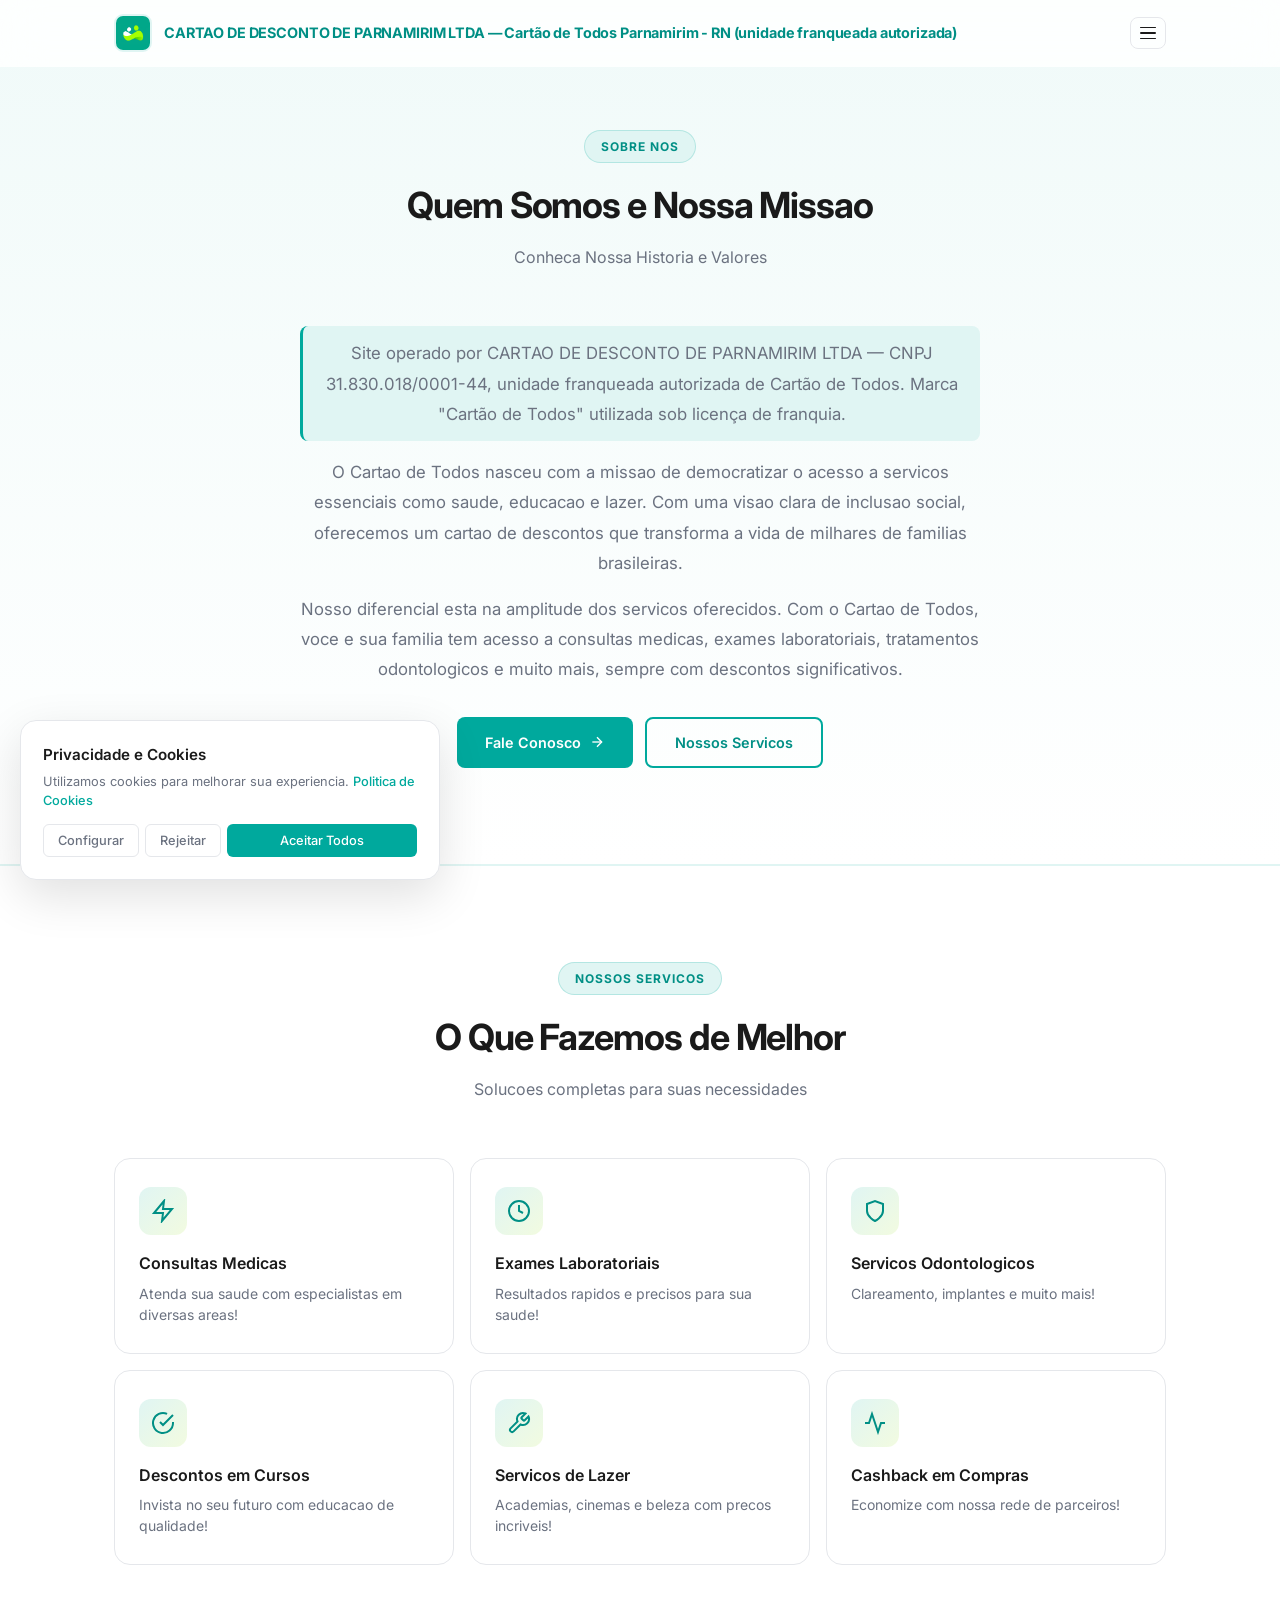
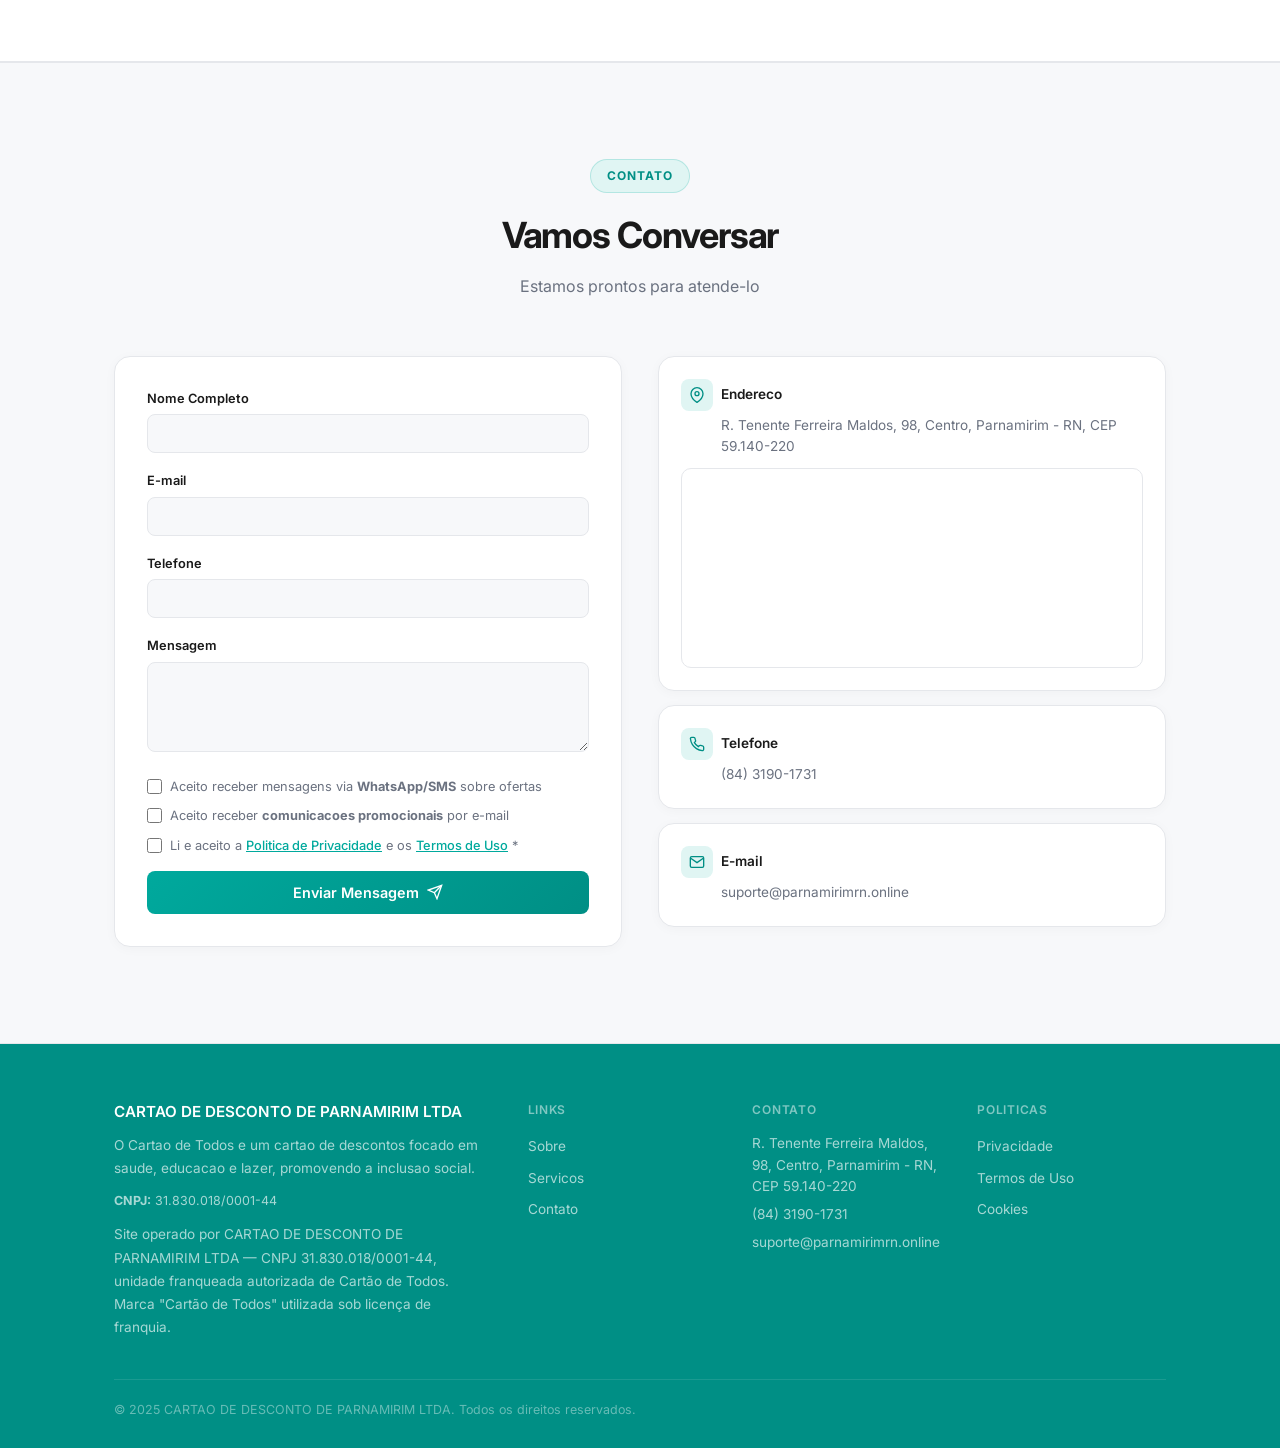
<file: index.html>
<!DOCTYPE html>
<html lang="pt-BR">
<head>
    <meta charset="UTF-8">
    <meta name="viewport" content="width=device-width, initial-scale=1.0">
    <title>CARTAO DE DESCONTO DE PARNAMIRIM LTDA — Cartão de Todos Parnamirim - RN (unidade franqueada autorizada) - Descontos que fazem a diferenca</title>
    <link rel="icon" type="image/jpeg" href="logo.jpeg">
    <link rel="preconnect" href="https://fonts.googleapis.com">
    <link rel="preconnect" href="https://fonts.gstatic.com" crossorigin>
    <link href="https://fonts.googleapis.com/css2?family=Inter:wght@100..900&display=swap" rel="stylesheet">
    <style>
        *, *::before, *::after { box-sizing: border-box; margin: 0; padding: 0; }

        :root {
            --primary: #00A99D;
            --primary-dark: #008F85;
            --primary-light: #e0f5f3;
            --primary-bg: #f0faf9;
            --secondary: #A4D929;
            --secondary-light: #f2fbe0;
            --bg: #ffffff;
            --bg-section: #f7f8fa;
            --bg-card: #ffffff;
            --text: #1a1a1a;
            --text-muted: #6b7280;
            --border: #e5e7eb;
            --border-light: #f0f1f3;
            --radius: 12px;
            --radius-lg: 16px;
            --font: 'Inter', -apple-system, BlinkMacSystemFont, sans-serif;
        }

        html { scroll-behavior: smooth; }
        body {
            font-family: var(--font);
            background: var(--bg);
            color: var(--text);
            line-height: 1.6;
            -webkit-font-smoothing: antialiased;
        }

        .container {
            max-width: 1100px;
            margin: 0 auto;
            padding: 0 24px;
        }

        /* ========== NAVBAR ========== */
        .navbar {
            position: fixed;
            top: 0;
            left: 0;
            right: 0;
            z-index: 1000;
            padding: 14px 0;
            background: rgba(255,255,255,0.85);
            backdrop-filter: blur(20px);
            -webkit-backdrop-filter: blur(20px);
            border-bottom: 1px solid transparent;
            transition: all 0.3s ease;
        }

        .navbar.scrolled {
            border-bottom-color: var(--border);
            box-shadow: 0 1px 12px rgba(0,0,0,0.04);
        }

        .nav-wrapper {
            display: flex;
            align-items: center;
            justify-content: space-between;
        }

        .logo {
            display: flex;
            align-items: center;
            gap: 12px;
            text-decoration: none;
            min-width: 0;
        }

        .logo-img {
            width: 38px;
            height: 38px;
            border-radius: 9px;
            object-fit: cover;
            border: 2px solid var(--primary-light);
        }

        .logo-text {
            font-size: 0.9rem;
            font-weight: 700;
            color: var(--primary-dark);
            letter-spacing: -0.01em;
            line-height: 1.25;
            overflow-wrap: anywhere;
        }

        .nav-toggle { flex-shrink: 0; }

        .nav-toggle {
            display: flex;
            flex-direction: column;
            gap: 4px;
            background: none;
            border: 1px solid var(--border);
            border-radius: 8px;
            padding: 9px;
            cursor: pointer;
            transition: all 0.2s ease;
        }

        .nav-toggle:hover { background: var(--primary-light); border-color: var(--primary); }

        .nav-toggle span {
            width: 16px;
            height: 1.5px;
            background: var(--text);
            border-radius: 2px;
            transition: all 0.3s ease;
        }

        .nav-toggle.active span:nth-child(1) { transform: rotate(45deg) translate(4px, 4px); }
        .nav-toggle.active span:nth-child(2) { opacity: 0; }
        .nav-toggle.active span:nth-child(3) { transform: rotate(-45deg) translate(4px, -4px); }

        /* Drawer */
        .nav-drawer {
            position: fixed;
            top: 0;
            right: -360px;
            width: 320px;
            height: 100vh;
            background: var(--bg);
            border-left: 1px solid var(--border);
            padding: 80px 28px 28px;
            transition: right 0.3s cubic-bezier(0.4, 0, 0.2, 1);
            z-index: 999;
            overflow-y: auto;
            box-shadow: -8px 0 30px rgba(0,0,0,0.08);
        }

        .nav-drawer.open { right: 0; }

        .nav-overlay {
            position: fixed;
            inset: 0;
            background: rgba(0,0,0,0.25);
            z-index: 998;
            opacity: 0;
            pointer-events: none;
            transition: opacity 0.3s ease;
        }

        .nav-overlay.open { opacity: 1; pointer-events: all; }

        .nav-menu { list-style: none; display: flex; flex-direction: column; gap: 2px; }

        .nav-link {
            display: block;
            padding: 10px 14px;
            color: var(--text);
            text-decoration: none;
            font-size: 0.95rem;
            font-weight: 500;
            border-radius: 8px;
            transition: all 0.15s ease;
        }

        .nav-link:hover { background: var(--primary-light); color: var(--primary-dark); }

        .nav-divider {
            border: none;
            border-top: 1px solid var(--border);
            margin: 14px 0;
        }

        .nav-menu-secondary .nav-link {
            font-size: 0.85rem;
            color: var(--text-muted);
            font-weight: 400;
        }

        .nav-menu-secondary .nav-link:hover { color: var(--primary-dark); background: var(--primary-light); }

        /* ========== SECTIONS ========== */
        .section { padding: 96px 0; }

        .section-header {
            text-align: center;
            margin-bottom: 56px;
        }

        .section-badge {
            display: inline-block;
            padding: 6px 16px;
            background: var(--primary-light);
            border: 1px solid rgba(0, 169, 157, 0.2);
            border-radius: 100px;
            font-size: 0.75rem;
            font-weight: 700;
            color: var(--primary-dark);
            text-transform: uppercase;
            letter-spacing: 0.08em;
            margin-bottom: 14px;
        }

        .section-title {
            font-size: clamp(1.6rem, 3vw, 2.25rem);
            font-weight: 700;
            letter-spacing: -0.03em;
            color: var(--text);
            margin-bottom: 10px;
        }

        .section-subtitle {
            font-size: 1rem;
            color: var(--text-muted);
            max-width: 460px;
            margin: 0 auto;
        }

        /* ========== ABOUT — hero-like intro ========== */
        .section-about {
            padding-top: 130px;
            padding-bottom: 96px;
            background: linear-gradient(180deg, var(--primary-bg) 0%, var(--bg) 100%);
            border-bottom: 2px solid var(--primary-light);
        }

        .about-text {
            max-width: 680px;
            margin: 0 auto;
            text-align: center;
        }

        .about-text p {
            font-size: 1.05rem;
            color: var(--text-muted);
            line-height: 1.8;
            margin-bottom: 1rem;
        }

        .about-text p:last-child { margin-bottom: 0; }

        .about-cta {
            display: flex;
            justify-content: center;
            gap: 12px;
            margin-top: 32px;
        }

        .btn-primary {
            display: inline-flex;
            align-items: center;
            gap: 8px;
            padding: 12px 28px;
            background: var(--primary);
            color: #fff;
            font-family: var(--font);
            font-size: 0.9rem;
            font-weight: 600;
            border: none;
            border-radius: 8px;
            cursor: pointer;
            text-decoration: none;
            transition: all 0.2s ease;
        }

        .btn-primary:hover { background: var(--primary-dark); transform: translateY(-1px); box-shadow: 0 4px 16px rgba(0, 169, 157, 0.25); }

        .btn-outline {
            display: inline-flex;
            align-items: center;
            gap: 8px;
            padding: 12px 28px;
            background: transparent;
            color: var(--primary-dark);
            font-family: var(--font);
            font-size: 0.9rem;
            font-weight: 600;
            border: 2px solid var(--primary);
            border-radius: 8px;
            cursor: pointer;
            text-decoration: none;
            transition: all 0.2s ease;
        }

        .btn-outline:hover { background: var(--primary-light); }

        /* ========== SERVICES ========== */
        .section-services {
            background: var(--bg);
            border-bottom: 1px solid var(--border);
        }

        .services-grid {
            display: grid;
            grid-template-columns: repeat(3, 1fr);
            gap: 16px;
        }

        .service-card {
            background: var(--bg-card);
            border: 1px solid var(--border);
            border-radius: var(--radius-lg);
            padding: 28px 24px;
            transition: all 0.25s ease;
            position: relative;
            overflow: hidden;
        }

        .service-card::before {
            content: '';
            position: absolute;
            top: 0;
            left: 0;
            right: 0;
            height: 3px;
            background: linear-gradient(90deg, var(--primary), var(--secondary));
            opacity: 0;
            transition: opacity 0.25s ease;
        }

        .service-card:hover {
            border-color: var(--primary);
            box-shadow: 0 8px 30px rgba(0, 169, 157, 0.1);
            transform: translateY(-3px);
        }

        .service-card:hover::before { opacity: 1; }

        .service-icon {
            display: flex;
            align-items: center;
            justify-content: center;
            width: 48px;
            height: 48px;
            border-radius: 12px;
            background: linear-gradient(135deg, var(--primary-light), var(--secondary-light));
            color: var(--primary-dark);
            margin-bottom: 16px;
        }

        .service-title {
            font-size: 1rem;
            font-weight: 600;
            margin-bottom: 6px;
            color: var(--text);
        }

        .service-description {
            font-size: 0.875rem;
            color: var(--text-muted);
            line-height: 1.5;
        }

        /* ========== CONTACT ========== */
        .section-contact {
            background: var(--bg-section);
            border-top: 1px solid var(--border);
            border-bottom: 1px solid var(--border);
        }

        .contact-grid {
            display: grid;
            grid-template-columns: 1fr 1fr;
            gap: 36px;
            align-items: start;
        }

        .contact-form {
            background: var(--bg-card);
            border: 1px solid var(--border);
            border-radius: var(--radius-lg);
            padding: 32px;
            box-shadow: 0 2px 12px rgba(0,0,0,0.03);
        }

        .form-group { margin-bottom: 18px; }

        .form-group label {
            display: block;
            font-size: 0.8rem;
            font-weight: 600;
            color: var(--text);
            margin-bottom: 5px;
        }

        .form-group input,
        .form-group textarea {
            width: 100%;
            padding: 10px 14px;
            background: var(--bg-section);
            border: 1px solid var(--border);
            border-radius: 8px;
            color: var(--text);
            font-family: var(--font);
            font-size: 0.9rem;
            transition: all 0.2s ease;
            outline: none;
        }

        .form-group input:focus,
        .form-group textarea:focus {
            border-color: var(--primary);
            box-shadow: 0 0 0 3px rgba(0, 169, 157, 0.12);
            background: var(--bg);
        }

        .form-group textarea { resize: vertical; min-height: 90px; }

        .form-consent { margin-bottom: 10px; }

        .checkbox-container {
            display: flex;
            align-items: flex-start;
            gap: 8px;
            cursor: pointer;
            font-size: 0.8rem;
            color: var(--text-muted);
            line-height: 1.5;
        }

        .checkbox-container input[type="checkbox"] {
            width: 15px;
            height: 15px;
            margin-top: 2px;
            accent-color: var(--primary);
            flex-shrink: 0;
        }

        .btn-submit {
            display: inline-flex;
            align-items: center;
            gap: 8px;
            padding: 13px 24px;
            background: linear-gradient(135deg, var(--primary), var(--primary-dark));
            color: #fff;
            font-family: var(--font);
            font-size: 0.9rem;
            font-weight: 600;
            border: none;
            border-radius: 8px;
            cursor: pointer;
            transition: all 0.2s ease;
            width: 100%;
            justify-content: center;
            margin-top: 6px;
        }

        .btn-submit:hover { box-shadow: 0 6px 20px rgba(0, 169, 157, 0.3); transform: translateY(-1px); }

        .contact-info { display: flex; flex-direction: column; gap: 14px; }

        .contact-card {
            background: var(--bg-card);
            border: 1px solid var(--border);
            border-radius: var(--radius-lg);
            padding: 22px;
            box-shadow: 0 2px 12px rgba(0,0,0,0.03);
        }

        .contact-card h3 {
            font-size: 0.85rem;
            font-weight: 600;
            margin-bottom: 4px;
            display: flex;
            align-items: center;
            gap: 8px;
            color: var(--text);
        }

        .contact-icon-wrap {
            display: flex;
            align-items: center;
            justify-content: center;
            width: 32px;
            height: 32px;
            border-radius: 8px;
            background: var(--primary-light);
            color: var(--primary-dark);
            flex-shrink: 0;
        }

        .contact-card p {
            font-size: 0.85rem;
            color: var(--text-muted);
            padding-left: 40px;
        }

        .map-container {
            margin-top: 10px;
            border-radius: 10px;
            overflow: hidden;
            height: 200px;
            border: 1px solid var(--border);
        }

        .map-container iframe { width: 100%; height: 100%; border: 0; display: block; }

        /* ========== FOOTER ========== */
        .footer {
            background: var(--primary-dark);
            color: rgba(255,255,255,0.85);
            padding: 56px 0 28px;
        }

        .footer-grid {
            display: grid;
            grid-template-columns: 2fr 1fr 1fr 1fr;
            gap: 36px;
            margin-bottom: 40px;
        }

        .footer-section h3 {
            font-size: 0.95rem;
            font-weight: 600;
            margin-bottom: 10px;
            color: #fff;
        }

        .footer-section h4 {
            font-size: 0.75rem;
            font-weight: 600;
            text-transform: uppercase;
            letter-spacing: 0.06em;
            color: rgba(255,255,255,0.5);
            margin-bottom: 14px;
        }

        .footer-section p {
            font-size: 0.85rem;
            color: rgba(255,255,255,0.65);
            line-height: 1.7;
        }

        .footer-cnpj { margin-top: 10px; font-size: 0.78rem !important; }

        .footer-links {
            list-style: none;
            display: flex;
            flex-direction: column;
            gap: 6px;
        }

        .footer-links a {
            font-size: 0.85rem;
            color: rgba(255,255,255,0.65);
            text-decoration: none;
            transition: color 0.15s;
        }

        .footer-links a:hover { color: var(--secondary); }

        .footer-contact {
            list-style: none;
            display: flex;
            flex-direction: column;
            gap: 6px;
            font-size: 0.85rem;
            color: rgba(255,255,255,0.65);
        }

        .footer-bottom {
            border-top: 1px solid rgba(255,255,255,0.1);
            padding-top: 20px;
            display: flex;
            justify-content: space-between;
            align-items: center;
        }

        .footer-bottom p { font-size: 0.78rem; color: rgba(255,255,255,0.4); }

        /* ========== COOKIE BANNER ========== */
        .cookie-banner {
            position: fixed;
            bottom: 20px;
            left: 20px;
            max-width: 420px;
            background: var(--bg);
            border: 1px solid var(--border);
            border-radius: var(--radius-lg);
            padding: 22px;
            z-index: 2000;
            box-shadow: 0 16px 48px rgba(0,0,0,0.12);
        }

        .cookie-banner.hidden { display: none; }

        .cookie-text h4 { font-size: 0.95rem; font-weight: 600; margin-bottom: 4px; color: var(--text); }
        .cookie-text p { font-size: 0.8rem; color: var(--text-muted); line-height: 1.5; }
        .cookie-text a { color: var(--primary); text-decoration: none; font-weight: 500; }

        .cookie-options { margin: 14px 0; display: none; }
        .cookie-options.show { display: block; }

        .cookie-option {
            display: flex;
            align-items: center;
            gap: 10px;
            padding: 8px 0;
            border-bottom: 1px solid var(--border-light);
        }

        .cookie-option:last-child { border-bottom: none; }
        .cookie-option-text strong { display: block; font-size: 0.8rem; color: var(--text); }
        .cookie-option-text small { font-size: 0.72rem; color: var(--text-muted); }

        .toggle-slider {
            position: relative;
            display: inline-block;
            width: 36px;
            height: 20px;
            background: var(--border);
            border-radius: 10px;
            cursor: pointer;
            flex-shrink: 0;
            transition: background 0.2s;
        }

        .toggle-slider::after {
            content: '';
            position: absolute;
            top: 3px;
            left: 3px;
            width: 14px;
            height: 14px;
            background: #fff;
            border-radius: 50%;
            transition: transform 0.2s;
        }

        .cookie-toggle input { display: none; }
        .cookie-toggle input:checked + .toggle-slider { background: var(--primary); }
        .cookie-toggle input:checked + .toggle-slider::after { transform: translateX(16px); }
        .cookie-toggle input:disabled + .toggle-slider { opacity: 0.6; cursor: default; }

        .cookie-actions { display: flex; gap: 6px; margin-top: 14px; flex-wrap: wrap; }

        .btn-cookie {
            padding: 8px 14px;
            border-radius: 6px;
            font-family: var(--font);
            font-size: 0.8rem;
            font-weight: 500;
            cursor: pointer;
            border: none;
            transition: all 0.15s;
        }

        .btn-settings, .btn-reject {
            background: transparent;
            color: var(--text-muted);
            border: 1px solid var(--border);
        }

        .btn-settings:hover, .btn-reject:hover { background: var(--bg-section); }
        .btn-accept, .btn-save { background: var(--primary); color: #fff; flex: 1; }
        .btn-accept:hover, .btn-save:hover { background: var(--primary-dark); }

        /* ========== SCROLL REVEAL ========== */
        [data-reveal] {
            opacity: 0;
            transform: translateY(20px);
            transition: opacity 0.5s ease, transform 0.5s ease;
        }

        [data-reveal].revealed { opacity: 1; transform: translateY(0); }

        /* ========== RESPONSIVE ========== */
        @media (max-width: 1024px) {
            .footer-grid { grid-template-columns: 1fr 1fr; }
            .logo-text { font-size: 0.8rem; }
        }

        @media (max-width: 768px) {
            .logo-text { font-size: 0.7rem; line-height: 1.2; }
            .logo-img { width: 32px; height: 32px; }
            .logo { gap: 9px; }
            .section { padding: 64px 0; }
            .section-about { padding-top: 110px; }
            .services-grid { grid-template-columns: 1fr; gap: 10px; }
            .contact-grid { grid-template-columns: 1fr; }
            .footer-grid { grid-template-columns: 1fr; gap: 28px; }
            .footer-bottom { flex-direction: column; gap: 6px; text-align: center; }
            .nav-drawer { width: 100%; right: -100%; }
            .cookie-banner { left: 10px; right: 10px; bottom: 10px; max-width: none; }
            .about-cta { flex-direction: column; align-items: center; }
        }

        @media (max-width: 420px) {
            .logo-text { font-size: 0.62rem; }
        }

        /* ===== Transparencia do operador (unidade franqueada) ===== */
        .franquia-disclosure {
            background: var(--primary-light);
            border-left: 3px solid var(--primary);
            border-radius: 8px;
            padding: 12px 16px;
            margin-bottom: 18px;
            font-size: 0.9rem;
            line-height: 1.55;
            color: var(--text);
        }
        .footer-disclosure {
            margin-top: 12px;
            font-size: 0.82rem;
            line-height: 1.5;
            color: rgba(255,255,255,0.72);
        }
    </style>
    <script type="application/ld+json">
    {
      "@context": "https://schema.org",
      "@type": "LocalBusiness",
      "name": "CARTAO DE DESCONTO DE PARNAMIRIM LTDA — Cartão de Todos Parnamirim - RN (unidade franqueada autorizada)",
      "legalName": "CARTAO DE DESCONTO DE PARNAMIRIM LTDA",
      "taxID": "31.830.018/0001-44",
      "address": { "@type": "PostalAddress", "streetAddress": "R. Tenente Ferreira Maldos, 98, Centro, Parnamirim - RN, CEP 59.140-220", "addressCountry": "BR" },
      "areaServed": "Parnamirim - RN",
      "telephone": "(84) 3190-1731",
      "email": "suporte@parnamirimrn.online",
      "description": "Unidade franqueada autorizada de Cartao de Todos, operada de forma independente por CARTAO DE DESCONTO DE PARNAMIRIM LTDA - CNPJ 31.830.018/0001-44.",
      "brand": { "@type": "Brand", "name": "Cartao de Todos" }
    }
    </script>
</head>
<body>

    <!-- Cookie Banner -->
    <div class="cookie-banner" id="cookieBanner">
        <div class="cookie-text">
            <h4>Privacidade e Cookies</h4>
            <p>Utilizamos cookies para melhorar sua experiencia. <a href="politica-cookies.html">Politica de Cookies</a></p>
        </div>
        <div class="cookie-options" id="cookieOptions">
            <div class="cookie-option">
                <label class="cookie-toggle"><input type="checkbox" checked disabled><span class="toggle-slider"></span></label>
                <div class="cookie-option-text"><strong>Necessarios</strong><small>Essenciais para o funcionamento do site</small></div>
            </div>
            <div class="cookie-option">
                <label class="cookie-toggle"><input type="checkbox"><span class="toggle-slider"></span></label>
                <div class="cookie-option-text"><strong>Analiticos</strong><small>Nos ajudam a entender como voce usa o site</small></div>
            </div>
            <div class="cookie-option">
                <label class="cookie-toggle"><input type="checkbox"><span class="toggle-slider"></span></label>
                <div class="cookie-option-text"><strong>Marketing</strong><small>Usados para exibir anuncios relevantes</small></div>
            </div>
        </div>
        <div class="cookie-actions">
            <button class="btn-cookie btn-settings" onclick="document.getElementById('cookieOptions').classList.toggle('show'); this.style.display='none'; document.getElementById('btnSave').style.display='block';">Configurar</button>
            <button class="btn-cookie btn-reject" onclick="document.getElementById('cookieBanner').classList.add('hidden')">Rejeitar</button>
            <button class="btn-cookie btn-accept" onclick="document.getElementById('cookieBanner').classList.add('hidden')">Aceitar Todos</button>
            <button class="btn-cookie btn-save" id="btnSave" style="display:none;" onclick="document.getElementById('cookieBanner').classList.add('hidden')">Salvar</button>
        </div>
    </div>

    <!-- Navbar -->
    <nav class="navbar" id="navbar">
        <div class="container">
            <div class="nav-wrapper">
                <a href="#" class="logo">
                    <img src="logo.jpeg" alt="Logo" class="logo-img">
                    <span class="logo-text">CARTAO DE DESCONTO DE PARNAMIRIM LTDA — Cartão de Todos Parnamirim - RN (unidade franqueada autorizada)</span>
                </a>
                <button class="nav-toggle" id="navToggle" onclick="toggleDrawer()">
                    <span></span><span></span><span></span>
                </button>
            </div>
        </div>
    </nav>

    <div class="nav-overlay" id="navOverlay" onclick="toggleDrawer()"></div>

    <div class="nav-drawer" id="navDrawer">
        <ul class="nav-menu">
            <li><a href="#about" class="nav-link" onclick="toggleDrawer()">Sobre</a></li>
            <li><a href="#services" class="nav-link" onclick="toggleDrawer()">Servicos</a></li>
            <li><a href="#contact" class="nav-link" onclick="toggleDrawer()">Contato</a></li>
        </ul>
        <hr class="nav-divider">
        <ul class="nav-menu nav-menu-secondary">
            <li><a href="politica-privacidade.html" class="nav-link">Politica de Privacidade</a></li>
            <li><a href="politica-cookies.html" class="nav-link">Politica de Cookies</a></li>
            <li><a href="termos-uso.html" class="nav-link">Termos de Uso</a></li>
        </ul>
    </div>

    <!-- About -->
    <section class="section section-about" id="about">
        <div class="container">
            <div class="section-header" data-reveal>
                <span class="section-badge">Sobre Nos</span>
                <h2 class="section-title">Quem Somos e Nossa Missao</h2>
                <p class="section-subtitle">Conheca Nossa Historia e Valores</p>
            </div>
            <div class="about-text" data-reveal>
                <p class="franquia-disclosure">Site operado por CARTAO DE DESCONTO DE PARNAMIRIM LTDA — CNPJ 31.830.018/0001-44, unidade franqueada autorizada de Cartão de Todos. Marca "Cartão de Todos" utilizada sob licença de franquia.</p>
                <p>O Cartao de Todos nasceu com a missao de democratizar o acesso a servicos essenciais como saude, educacao e lazer. Com uma visao clara de inclusao social, oferecemos um cartao de descontos que transforma a vida de milhares de familias brasileiras.</p>
                <p>Nosso diferencial esta na amplitude dos servicos oferecidos. Com o Cartao de Todos, voce e sua familia tem acesso a consultas medicas, exames laboratoriais, tratamentos odontologicos e muito mais, sempre com descontos significativos.</p>
            </div>
            <div class="about-cta" data-reveal>
                <a href="#contact" class="btn-primary">Fale Conosco <svg width="16" height="16" viewBox="0 0 24 24" fill="none" stroke="currentColor" stroke-width="2"><line x1="5" y1="12" x2="19" y2="12"></line><polyline points="12 5 19 12 12 19"></polyline></svg></a>
                <a href="#services" class="btn-outline">Nossos Servicos</a>
            </div>
        </div>
    </section>

    <!-- Services -->
    <section class="section section-services" id="services">
        <div class="container">
            <div class="section-header" data-reveal>
                <span class="section-badge">Nossos Servicos</span>
                <h2 class="section-title">O Que Fazemos de Melhor</h2>
                <p class="section-subtitle">Solucoes completas para suas necessidades</p>
            </div>
            <div class="services-grid" data-reveal>
                <div class="service-card">
                    <div class="service-icon"><svg width="24" height="24" viewBox="0 0 24 24" fill="none" stroke="currentColor" stroke-width="2"><path d="M13 2L3 14h9l-1 8 10-12h-9l1-8z"></path></svg></div>
                    <h3 class="service-title">Consultas Medicas</h3>
                    <p class="service-description">Atenda sua saude com especialistas em diversas areas!</p>
                </div>
                <div class="service-card">
                    <div class="service-icon"><svg width="24" height="24" viewBox="0 0 24 24" fill="none" stroke="currentColor" stroke-width="2"><circle cx="12" cy="12" r="10"></circle><polyline points="12 6 12 12 16 14"></polyline></svg></div>
                    <h3 class="service-title">Exames Laboratoriais</h3>
                    <p class="service-description">Resultados rapidos e precisos para sua saude!</p>
                </div>
                <div class="service-card">
                    <div class="service-icon"><svg width="24" height="24" viewBox="0 0 24 24" fill="none" stroke="currentColor" stroke-width="2"><path d="M12 22s8-4 8-10V5l-8-3-8 3v7c0 6 8 10 8 10z"></path></svg></div>
                    <h3 class="service-title">Servicos Odontologicos</h3>
                    <p class="service-description">Clareamento, implantes e muito mais!</p>
                </div>
                <div class="service-card">
                    <div class="service-icon"><svg width="24" height="24" viewBox="0 0 24 24" fill="none" stroke="currentColor" stroke-width="2"><path d="M22 11.08V12a10 10 0 1 1-5.93-9.14"></path><polyline points="22 4 12 14.01 9 11.01"></polyline></svg></div>
                    <h3 class="service-title">Descontos em Cursos</h3>
                    <p class="service-description">Invista no seu futuro com educacao de qualidade!</p>
                </div>
                <div class="service-card">
                    <div class="service-icon"><svg width="24" height="24" viewBox="0 0 24 24" fill="none" stroke="currentColor" stroke-width="2"><path d="M14.7 6.3a1 1 0 0 0 0 1.4l1.6 1.6a1 1 0 0 0 1.4 0l3.77-3.77a6 6 0 0 1-7.94 7.94l-6.91 6.91a2.12 2.12 0 0 1-3-3l6.91-6.91a6 6 0 0 1 7.94-7.94l-3.76 3.76z"></path></svg></div>
                    <h3 class="service-title">Servicos de Lazer</h3>
                    <p class="service-description">Academias, cinemas e beleza com precos incriveis!</p>
                </div>
                <div class="service-card">
                    <div class="service-icon"><svg width="24" height="24" viewBox="0 0 24 24" fill="none" stroke="currentColor" stroke-width="2"><polyline points="22 12 18 12 15 21 9 3 6 12 2 12"></polyline></svg></div>
                    <h3 class="service-title">Cashback em Compras</h3>
                    <p class="service-description">Economize com nossa rede de parceiros!</p>
                </div>
            </div>
        </div>
    </section>

    <!-- Contact -->
    <section class="section section-contact" id="contact">
        <div class="container">
            <div class="section-header" data-reveal>
                <span class="section-badge">Contato</span>
                <h2 class="section-title">Vamos Conversar</h2>
                <p class="section-subtitle">Estamos prontos para atende-lo</p>
            </div>
            <div class="contact-grid">
                <div class="contact-form-wrapper" data-reveal>
                    <form class="contact-form" id="contactForm">
                        <div class="form-group">
                            <label for="name">Nome Completo</label>
                            <input type="text" id="name" name="name" required>
                        </div>
                        <div class="form-group">
                            <label for="email">E-mail</label>
                            <input type="email" id="email" name="email" required>
                        </div>
                        <div class="form-group">
                            <label for="phone">Telefone</label>
                            <input type="tel" id="phone" name="phone" required>
                        </div>
                        <div class="form-group">
                            <label for="message">Mensagem</label>
                            <textarea id="message" name="message" rows="4" required></textarea>
                        </div>
                        <div class="form-consent">
                            <label class="checkbox-container">
                                <input type="checkbox" name="optinWhatsapp">
                                <span>Aceito receber mensagens via <strong>WhatsApp/SMS</strong> sobre ofertas</span>
                            </label>
                        </div>
                        <div class="form-consent">
                            <label class="checkbox-container">
                                <input type="checkbox" name="optinMarketing">
                                <span>Aceito receber <strong>comunicacoes promocionais</strong> por e-mail</span>
                            </label>
                        </div>
                        <div class="form-consent">
                            <label class="checkbox-container">
                                <input type="checkbox" name="acceptTerms" required>
                                <span>Li e aceito a <a href="politica-privacidade.html" style="color:var(--primary);font-weight:500">Politica de Privacidade</a> e os <a href="termos-uso.html" style="color:var(--primary);font-weight:500">Termos de Uso</a> *</span>
                            </label>
                        </div>
                        <button type="submit" class="btn-submit">
                            <span>Enviar Mensagem</span>
                            <svg width="16" height="16" viewBox="0 0 24 24" fill="none" stroke="currentColor" stroke-width="2">
                                <line x1="22" y1="2" x2="11" y2="13"></line>
                                <polygon points="22 2 15 22 11 13 2 9 22 2"></polygon>
                            </svg>
                        </button>
                    </form>
                </div>
                <div class="contact-info" data-reveal>
                    <div class="contact-card">
                        <h3><span class="contact-icon-wrap"><svg width="16" height="16" viewBox="0 0 24 24" fill="none" stroke="currentColor" stroke-width="2"><path d="M21 10c0 7-9 13-9 13s-9-6-9-13a9 9 0 0 1 18 0z"></path><circle cx="12" cy="10" r="3"></circle></svg></span> Endereco</h3>
                        <p>R. Tenente Ferreira Maldos, 98, Centro, Parnamirim - RN, CEP 59.140-220</p>
                        <div class="map-container">
                            <iframe src="https://www.google.com/maps?q=R.%20Tenente%20Ferreira%20Maldos%2C%2098%2C%20Centro%2C%20Parnamirim%20-%20RN%2C%20CEP%2059.140-220&output=embed" allowfullscreen="" loading="lazy" title="Localizacao"></iframe>
                        </div>
                    </div>
                    <div class="contact-card">
                        <h3><span class="contact-icon-wrap"><svg width="16" height="16" viewBox="0 0 24 24" fill="none" stroke="currentColor" stroke-width="2"><path d="M22 16.92v3a2 2 0 0 1-2.18 2 19.79 19.79 0 0 1-8.63-3.07 19.5 19.5 0 0 1-6-6 19.79 19.79 0 0 1-3.07-8.67A2 2 0 0 1 4.11 2h3a2 2 0 0 1 2 1.72 12.84 12.84 0 0 0 .7 2.81 2 2 0 0 1-.45 2.11L8.09 9.91a16 16 0 0 0 6 6l1.27-1.27a2 2 0 0 1 2.11-.45 12.84 12.84 0 0 0 2.81.7A2 2 0 0 1 22 16.92z"></path></svg></span> Telefone</h3>
                        <p>(84) 3190-1731</p>
                    </div>
                    <div class="contact-card">
                        <h3><span class="contact-icon-wrap"><svg width="16" height="16" viewBox="0 0 24 24" fill="none" stroke="currentColor" stroke-width="2"><path d="M4 4h16c1.1 0 2 .9 2 2v12c0 1.1-.9 2-2 2H4c-1.1 0-2-.9-2-2V6c0-1.1.9-2 2-2z"></path><polyline points="22,6 12,13 2,6"></polyline></svg></span> E-mail</h3>
                        <p>suporte@parnamirimrn.online</p>
                    </div>
                </div>
            </div>
        </div>
    </section>

    <!-- Footer -->
    <footer class="footer">
        <div class="container">
            <div class="footer-grid">
                <div class="footer-section">
                    <h3>CARTAO DE DESCONTO DE PARNAMIRIM LTDA</h3>
                    <p>O Cartao de Todos e um cartao de descontos focado em saude, educacao e lazer, promovendo a inclusao social.</p>
                    <p class="footer-cnpj"><strong>CNPJ:</strong> 31.830.018/0001-44</p>
                    <p class="footer-disclosure">Site operado por CARTAO DE DESCONTO DE PARNAMIRIM LTDA — CNPJ 31.830.018/0001-44, unidade franqueada autorizada de Cartão de Todos. Marca "Cartão de Todos" utilizada sob licença de franquia.</p>
                </div>
                <div class="footer-section">
                    <h4>Links</h4>
                    <ul class="footer-links">
                        <li><a href="#about">Sobre</a></li>
                        <li><a href="#services">Servicos</a></li>
                        <li><a href="#contact">Contato</a></li>
                    </ul>
                </div>
                <div class="footer-section">
                    <h4>Contato</h4>
                    <ul class="footer-contact">
                        <li>R. Tenente Ferreira Maldos, 98, Centro, Parnamirim - RN, CEP 59.140-220</li>
                        <li>(84) 3190-1731</li>
                        <li>suporte@parnamirimrn.online</li>
                    </ul>
                </div>
                <div class="footer-section">
                    <h4>Politicas</h4>
                    <ul class="footer-links">
                        <li><a href="politica-privacidade.html">Privacidade</a></li>
                        <li><a href="termos-uso.html">Termos de Uso</a></li>
                        <li><a href="politica-cookies.html">Cookies</a></li>
                    </ul>
                </div>
            </div>
            <div class="footer-bottom">
                <p>&copy; 2025 CARTAO DE DESCONTO DE PARNAMIRIM LTDA. Todos os direitos reservados.</p>
            </div>
        </div>
    </footer>

    <script>
        function toggleDrawer() {
            document.getElementById('navDrawer').classList.toggle('open');
            document.getElementById('navOverlay').classList.toggle('open');
            document.getElementById('navToggle').classList.toggle('active');
        }
        window.addEventListener('scroll', () => {
            document.getElementById('navbar').classList.toggle('scrolled', window.scrollY > 20);
        });
        const observer = new IntersectionObserver((entries) => {
            entries.forEach(entry => {
                if (entry.isIntersecting) { entry.target.classList.add('revealed'); observer.unobserve(entry.target); }
            });
        }, { threshold: 0.1 });
        document.querySelectorAll('[data-reveal]').forEach(el => observer.observe(el));
        document.getElementById('contactForm').addEventListener('submit', (e) => { e.preventDefault(); alert('Mensagem enviada!'); });
    </script>
</body>
</html>
</file>
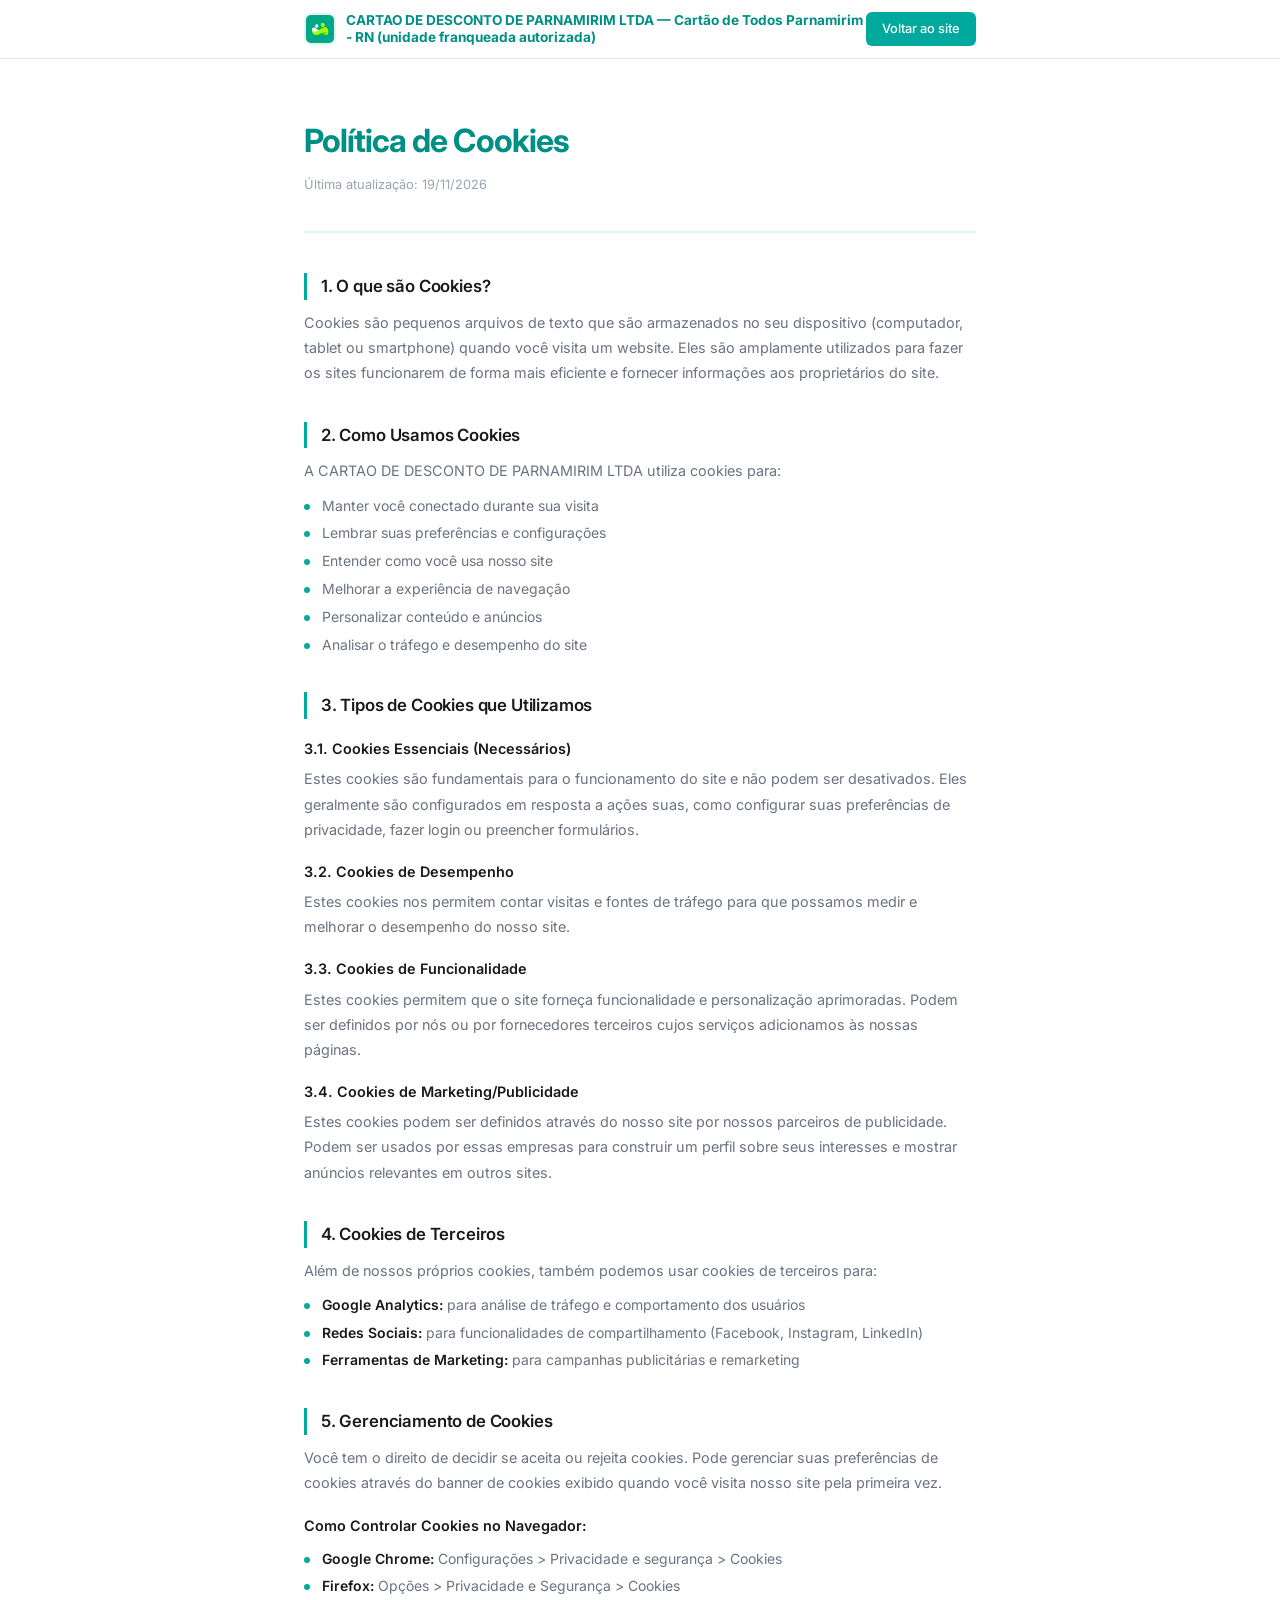
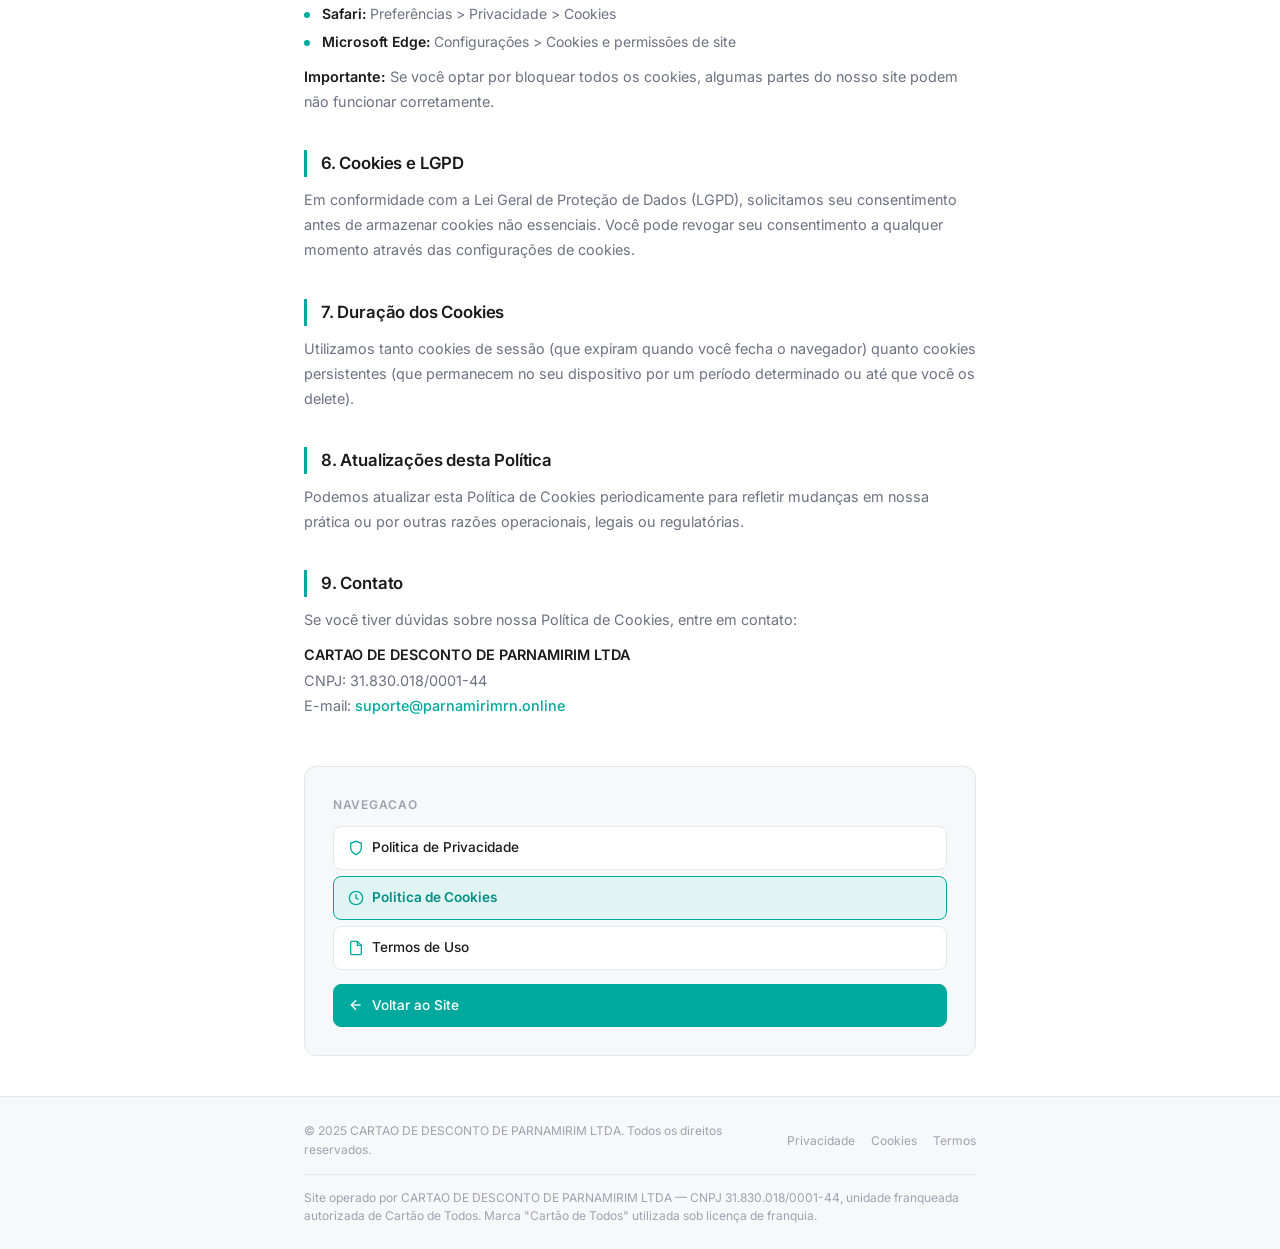
<file: politica-cookies.html>
<!DOCTYPE html>
<html lang="pt-BR">
<head>
    <meta charset="UTF-8">
    <meta name="viewport" content="width=device-width, initial-scale=1.0">
    <title>Política de Cookies - CARTAO DE DESCONTO DE PARNAMIRIM LTDA</title>
    <link rel="icon" type="image/jpeg" href="logo.jpeg">
    <link rel="preconnect" href="https://fonts.googleapis.com">
    <link rel="preconnect" href="https://fonts.gstatic.com" crossorigin>
    <link href="https://fonts.googleapis.com/css2?family=Inter:wght@100..900&display=swap" rel="stylesheet">
    <link rel="stylesheet" href="legal.css">
</head>
<body>
    <nav class="legal-nav">
        <div class="legal-container">
            <a href="index.html" class="legal-logo">
                <img src="logo.jpeg" alt="Logo" class="legal-logo-img">
                <span>CARTAO DE DESCONTO DE PARNAMIRIM LTDA — Cartão de Todos Parnamirim - RN (unidade franqueada autorizada)</span>
            </a>
            <a href="index.html" class="legal-back">Voltar ao site</a>
        </div>
    </nav>

    <main class="legal-main">
        <div class="legal-container">
            <header class="legal-header">
                <h1>Política de Cookies</h1>
                <p class="legal-date">Última atualização: 19/11/2026</p>
            </header>

            <article class="legal-content">
                <section>
                    <h2>1. O que são Cookies?</h2>
                    <p>Cookies são pequenos arquivos de texto que são armazenados no seu dispositivo (computador, tablet ou smartphone) quando você visita um website. Eles são amplamente utilizados para fazer os sites funcionarem de forma mais eficiente e fornecer informações aos proprietários do site.</p>
                </section>

                <section>
                    <h2>2. Como Usamos Cookies</h2>
                    <p>A CARTAO DE DESCONTO DE PARNAMIRIM LTDA utiliza cookies para:</p>
                    <ul>
                        <li>Manter você conectado durante sua visita</li>
                        <li>Lembrar suas preferências e configurações</li>
                        <li>Entender como você usa nosso site</li>
                        <li>Melhorar a experiência de navegação</li>
                        <li>Personalizar conteúdo e anúncios</li>
                        <li>Analisar o tráfego e desempenho do site</li>
                    </ul>
                </section>

                <section>
                    <h2>3. Tipos de Cookies que Utilizamos</h2>
                    <h3>3.1. Cookies Essenciais (Necessários)</h3>
                    <p>Estes cookies são fundamentais para o funcionamento do site e não podem ser desativados. Eles geralmente são configurados em resposta a ações suas, como configurar suas preferências de privacidade, fazer login ou preencher formulários.</p>
                    <h3>3.2. Cookies de Desempenho</h3>
                    <p>Estes cookies nos permitem contar visitas e fontes de tráfego para que possamos medir e melhorar o desempenho do nosso site.</p>
                    <h3>3.3. Cookies de Funcionalidade</h3>
                    <p>Estes cookies permitem que o site forneça funcionalidade e personalização aprimoradas. Podem ser definidos por nós ou por fornecedores terceiros cujos serviços adicionamos às nossas páginas.</p>
                    <h3>3.4. Cookies de Marketing/Publicidade</h3>
                    <p>Estes cookies podem ser definidos através do nosso site por nossos parceiros de publicidade. Podem ser usados por essas empresas para construir um perfil sobre seus interesses e mostrar anúncios relevantes em outros sites.</p>
                </section>

                <section>
                    <h2>4. Cookies de Terceiros</h2>
                    <p>Além de nossos próprios cookies, também podemos usar cookies de terceiros para:</p>
                    <ul>
                        <li><strong>Google Analytics:</strong> para análise de tráfego e comportamento dos usuários</li>
                        <li><strong>Redes Sociais:</strong> para funcionalidades de compartilhamento (Facebook, Instagram, LinkedIn)</li>
                        <li><strong>Ferramentas de Marketing:</strong> para campanhas publicitárias e remarketing</li>
                    </ul>
                </section>

                <section>
                    <h2>5. Gerenciamento de Cookies</h2>
                    <p>Você tem o direito de decidir se aceita ou rejeita cookies. Pode gerenciar suas preferências de cookies através do banner de cookies exibido quando você visita nosso site pela primeira vez.</p>
                    <h3>Como Controlar Cookies no Navegador:</h3>
                    <ul>
                        <li><strong>Google Chrome:</strong> Configurações > Privacidade e segurança > Cookies</li>
                        <li><strong>Firefox:</strong> Opções > Privacidade e Segurança > Cookies</li>
                        <li><strong>Safari:</strong> Preferências > Privacidade > Cookies</li>
                        <li><strong>Microsoft Edge:</strong> Configurações > Cookies e permissões de site</li>
                    </ul>
                    <p><strong>Importante:</strong> Se você optar por bloquear todos os cookies, algumas partes do nosso site podem não funcionar corretamente.</p>
                </section>

                <section>
                    <h2>6. Cookies e LGPD</h2>
                    <p>Em conformidade com a Lei Geral de Proteção de Dados (LGPD), solicitamos seu consentimento antes de armazenar cookies não essenciais. Você pode revogar seu consentimento a qualquer momento através das configurações de cookies.</p>
                </section>

                <section>
                    <h2>7. Duração dos Cookies</h2>
                    <p>Utilizamos tanto cookies de sessão (que expiram quando você fecha o navegador) quanto cookies persistentes (que permanecem no seu dispositivo por um período determinado ou até que você os delete).</p>
                </section>

                <section>
                    <h2>8. Atualizações desta Política</h2>
                    <p>Podemos atualizar esta Política de Cookies periodicamente para refletir mudanças em nossa prática ou por outras razões operacionais, legais ou regulatórias.</p>
                </section>

                <section>
                    <h2>9. Contato</h2>
                    <p>Se você tiver dúvidas sobre nossa Política de Cookies, entre em contato:</p>
                    <p>
                        <strong>CARTAO DE DESCONTO DE PARNAMIRIM LTDA</strong><br>
                        CNPJ: 31.830.018/0001-44<br>
                        E-mail: <a href="mailto:suporte@parnamirimrn.online">suporte@parnamirimrn.online</a>
                    </p>
                </section>
            </article>

            <nav class="legal-page-nav">
                <h4>Navegacao</h4>
                <div class="legal-page-nav-links">
                    <a href="politica-privacidade.html"><svg width="16" height="16" viewBox="0 0 24 24" fill="none" stroke="currentColor" stroke-width="2"><path d="M12 22s8-4 8-10V5l-8-3-8 3v7c0 6 8 10 8 10z"></path></svg> Politica de Privacidade</a>
                    <a href="politica-cookies.html" class="active"><svg width="16" height="16" viewBox="0 0 24 24" fill="none" stroke="currentColor" stroke-width="2"><circle cx="12" cy="12" r="10"></circle><path d="M12 6v6l4 2"></path></svg> Politica de Cookies</a>
                    <a href="termos-uso.html"><svg width="16" height="16" viewBox="0 0 24 24" fill="none" stroke="currentColor" stroke-width="2"><path d="M14 2H6a2 2 0 0 0-2 2v16a2 2 0 0 0 2 2h12a2 2 0 0 0 2-2V8z"></path><polyline points="14 2 14 8 20 8"></polyline></svg> Termos de Uso</a>
                    <a href="index.html" class="nav-home"><svg width="16" height="16" viewBox="0 0 24 24" fill="none" stroke="currentColor" stroke-width="2"><line x1="19" y1="12" x2="5" y2="12"></line><polyline points="12 19 5 12 12 5"></polyline></svg> Voltar ao Site</a>
                </div>
            </nav>
        </div>
    </main>

    <footer class="legal-footer">
        <div class="legal-container">
            <p>&copy; 2025 CARTAO DE DESCONTO DE PARNAMIRIM LTDA. Todos os direitos reservados.</p>
            <div class="legal-footer-links">
                <a href="politica-privacidade.html">Privacidade</a>
                <a href="politica-cookies.html">Cookies</a>
                <a href="termos-uso.html">Termos</a>
            </div>
        </div>
        <div class="legal-container">
            <p class="legal-disclosure">Site operado por CARTAO DE DESCONTO DE PARNAMIRIM LTDA — CNPJ 31.830.018/0001-44, unidade franqueada autorizada de Cartão de Todos. Marca "Cartão de Todos" utilizada sob licença de franquia.</p>
        </div>
    </footer>
</body>
</html>
</file>
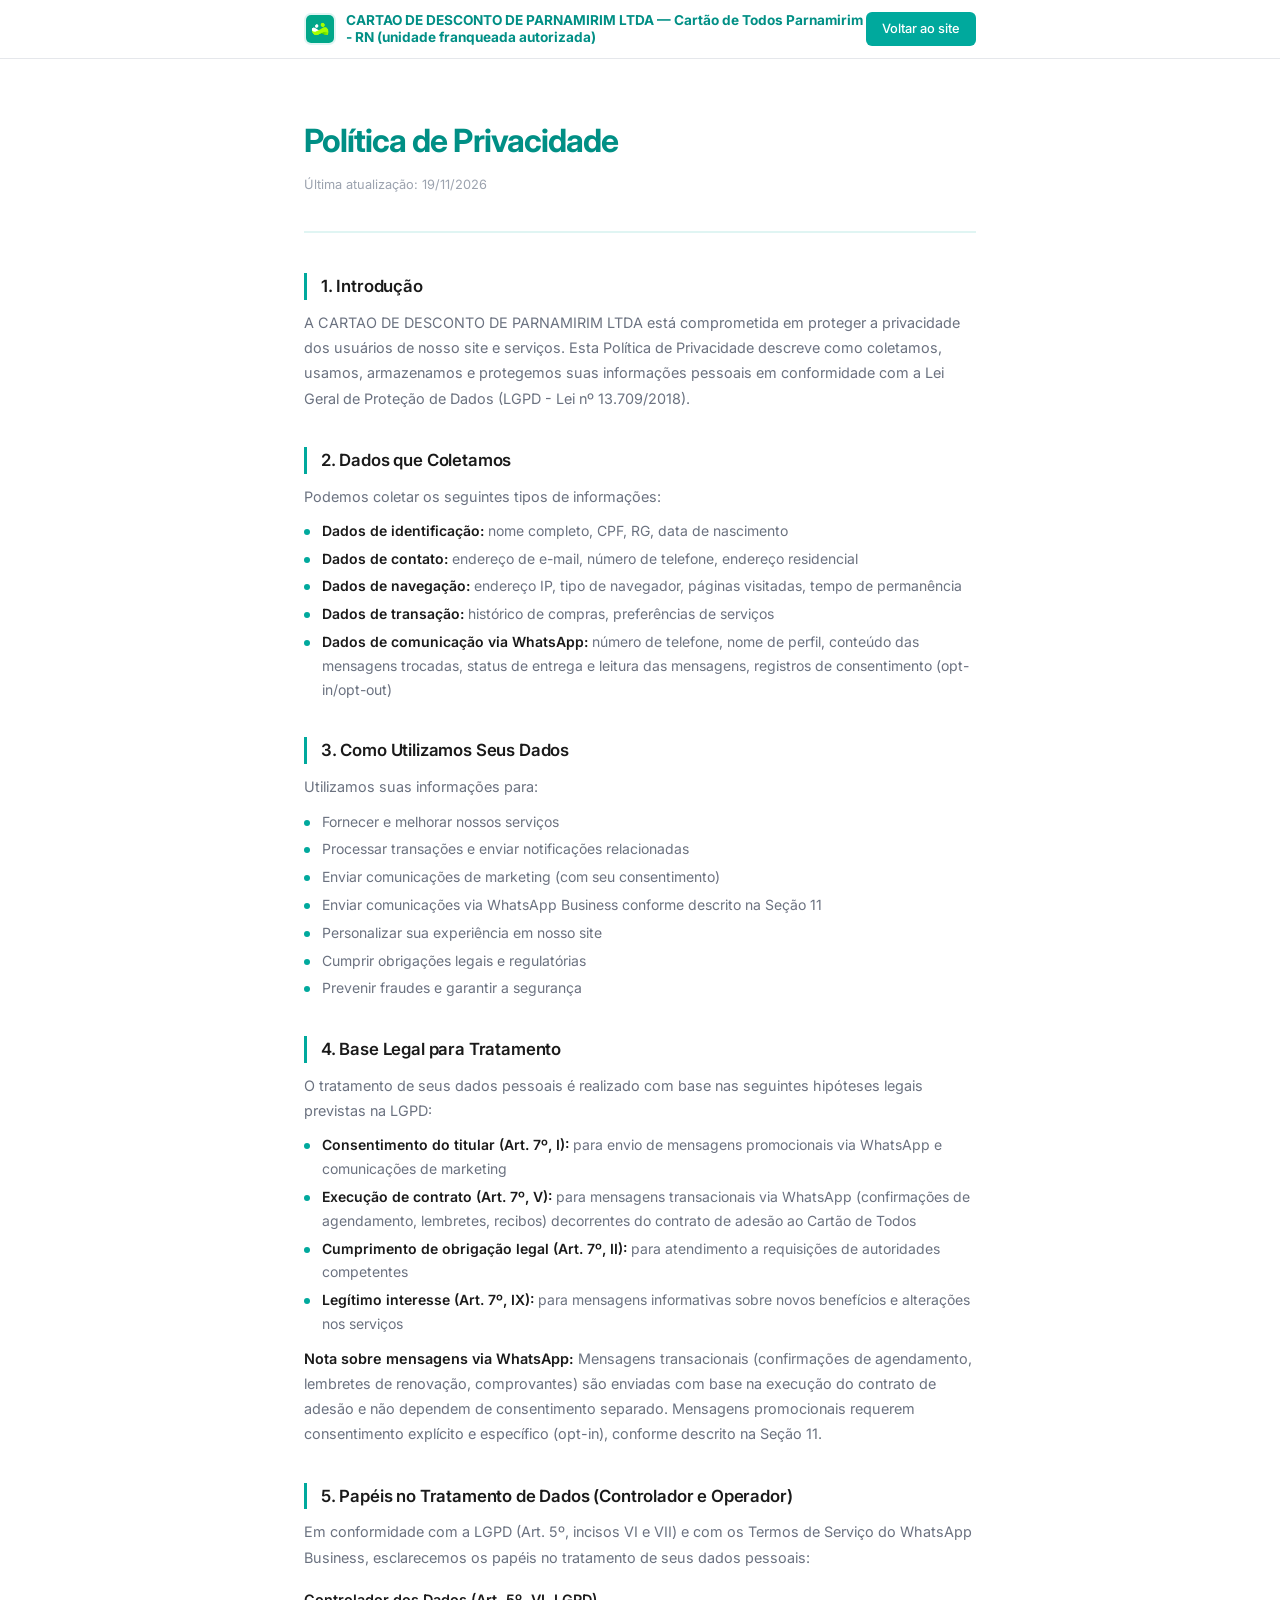
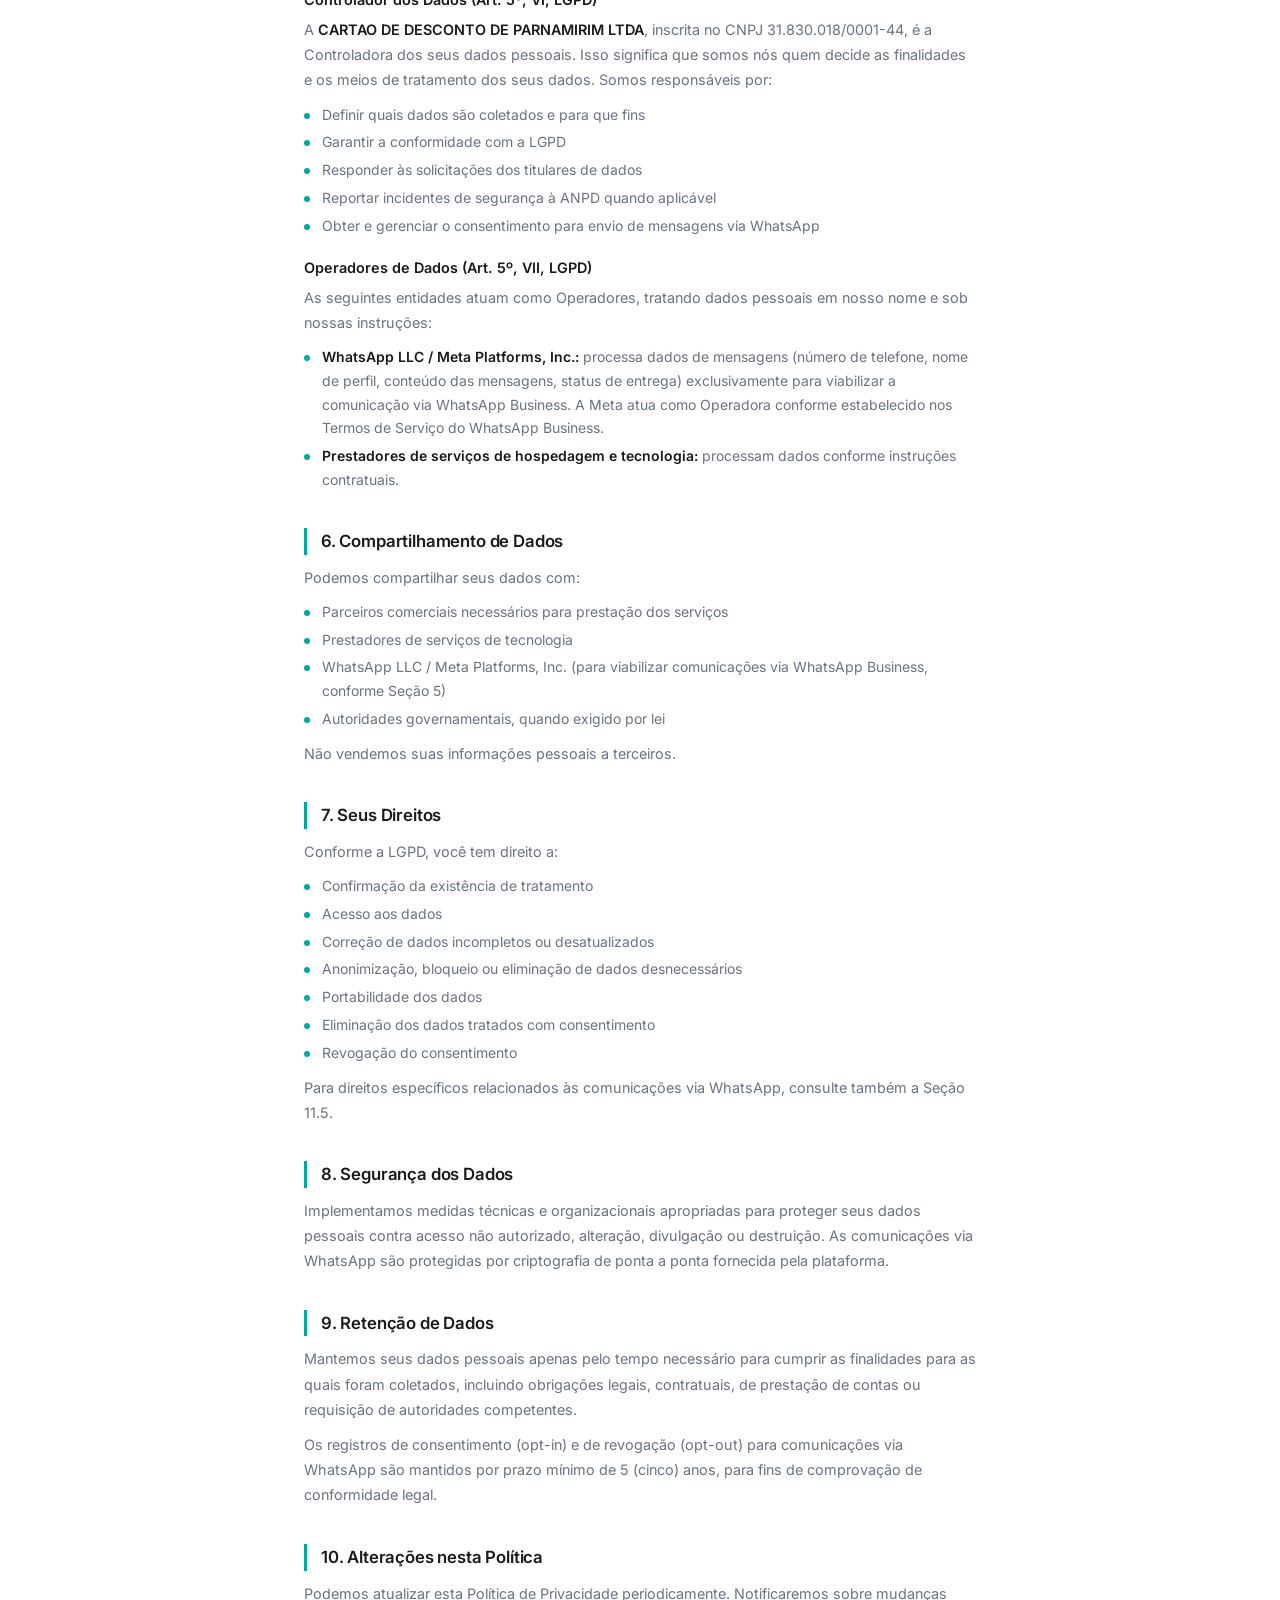
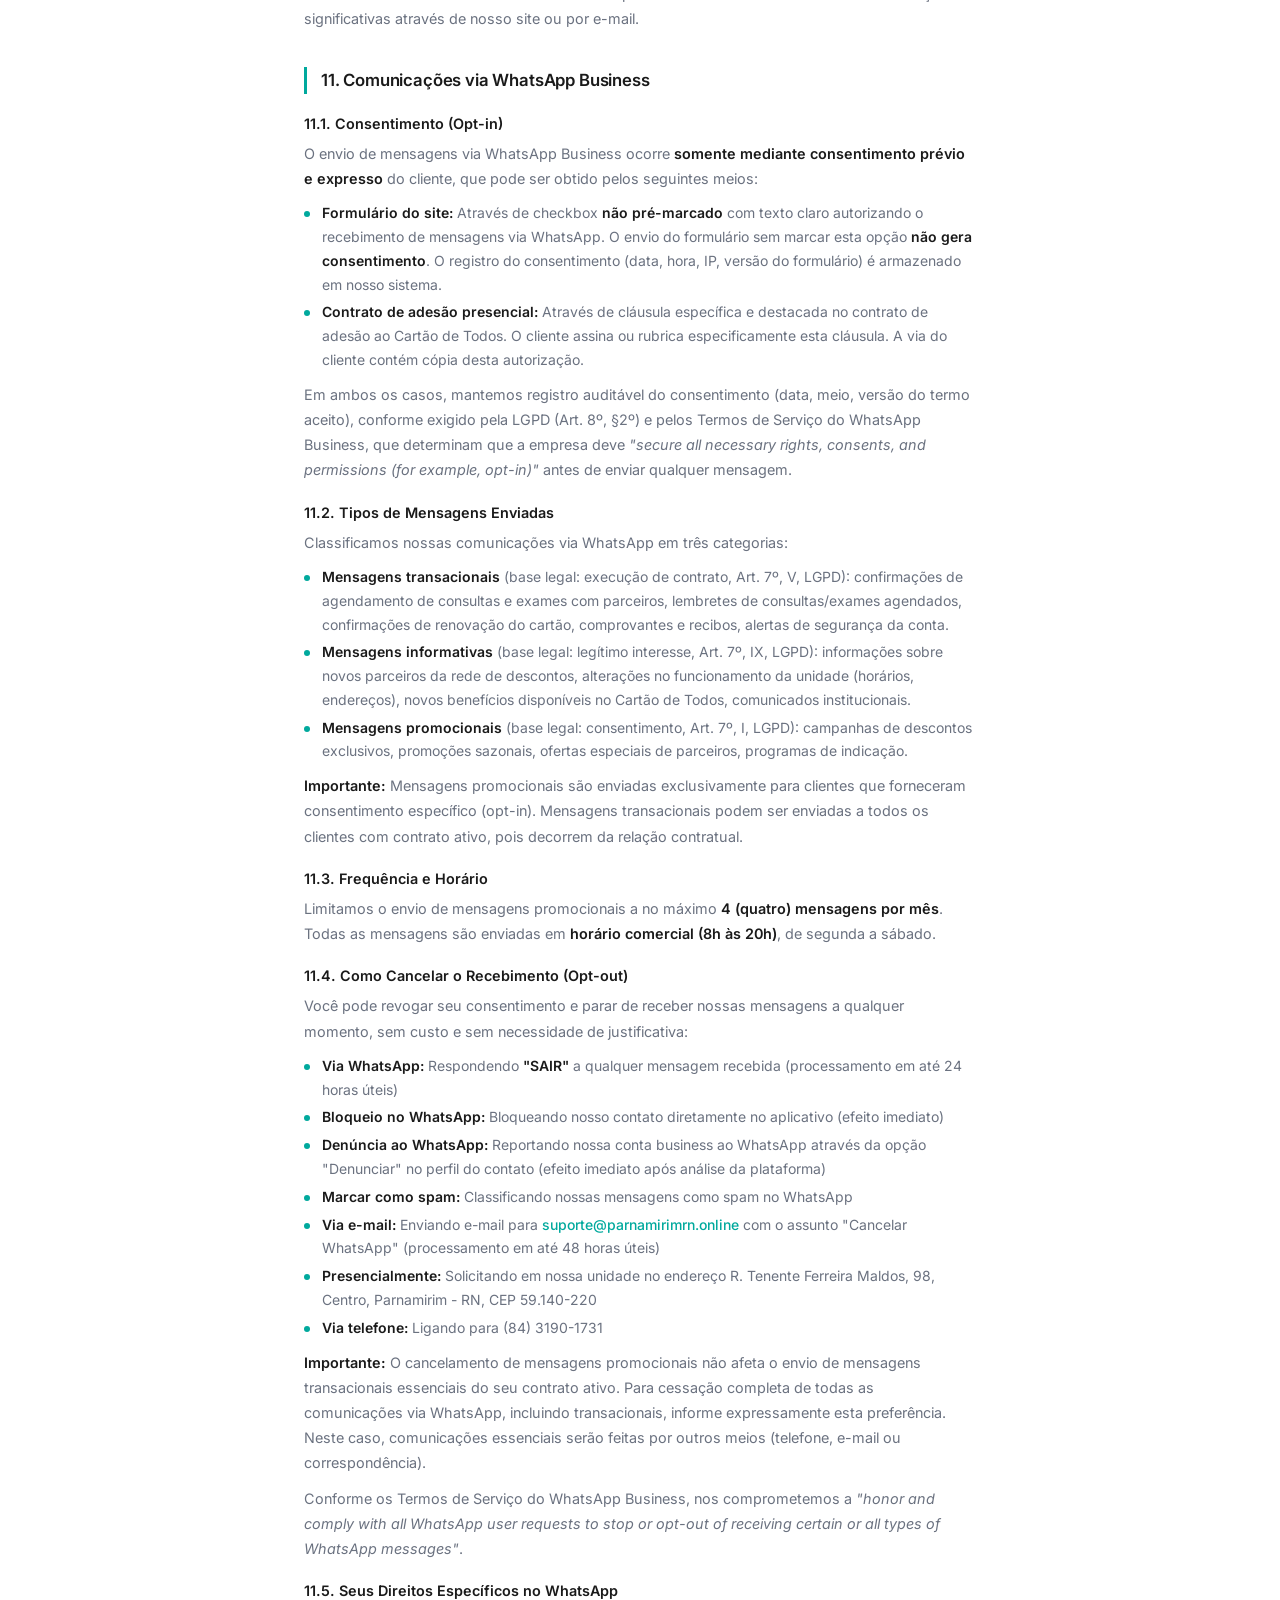
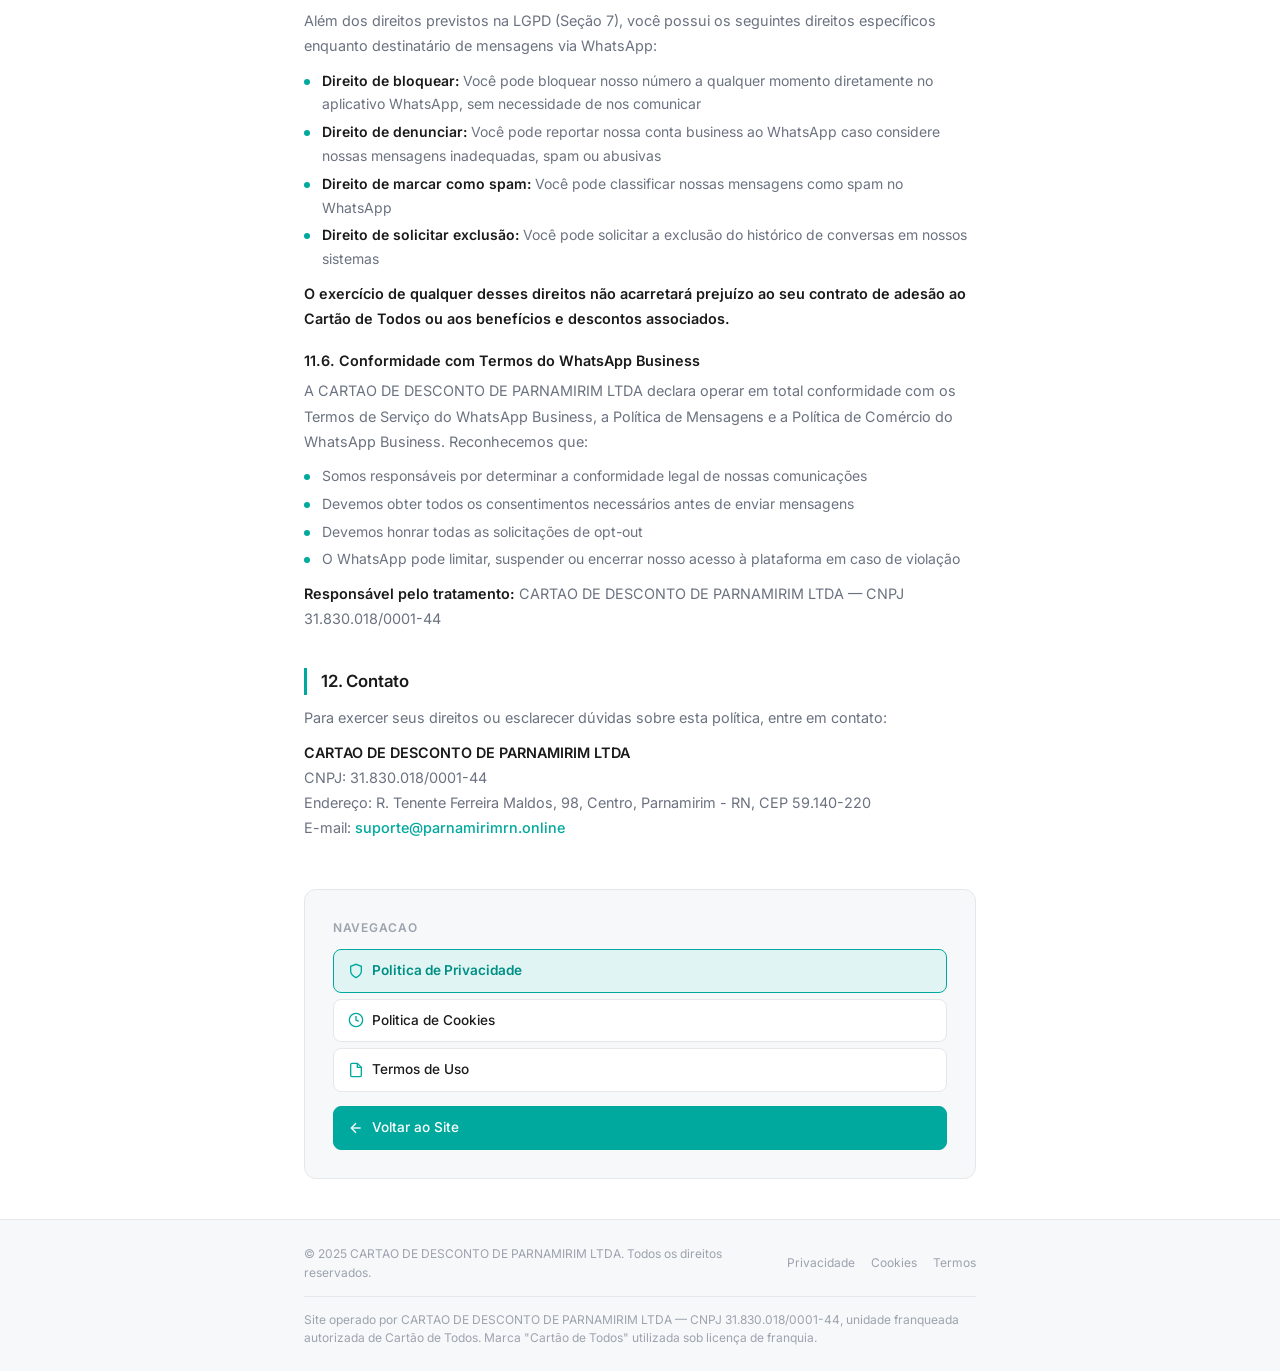
<file: politica-privacidade.html>
<!DOCTYPE html>
<html lang="pt-BR">
<head>
    <meta charset="UTF-8">
    <meta name="viewport" content="width=device-width, initial-scale=1.0">
    <title>Política de Privacidade - CARTAO DE DESCONTO DE PARNAMIRIM LTDA</title>
    <link rel="icon" type="image/jpeg" href="logo.jpeg">
    <link rel="preconnect" href="https://fonts.googleapis.com">
    <link rel="preconnect" href="https://fonts.gstatic.com" crossorigin>
    <link href="https://fonts.googleapis.com/css2?family=Inter:wght@100..900&display=swap" rel="stylesheet">
    <link rel="stylesheet" href="legal.css">
</head>
<body>
    <nav class="legal-nav">
        <div class="legal-container">
            <a href="index.html" class="legal-logo">
                <img src="logo.jpeg" alt="Logo" class="legal-logo-img">
                <span>CARTAO DE DESCONTO DE PARNAMIRIM LTDA — Cartão de Todos Parnamirim - RN (unidade franqueada autorizada)</span>
            </a>
            <a href="index.html" class="legal-back">Voltar ao site</a>
        </div>
    </nav>

    <main class="legal-main">
        <div class="legal-container">
            <header class="legal-header">
                <h1>Política de Privacidade</h1>
                <p class="legal-date">Última atualização: 19/11/2026</p>
            </header>

            <article class="legal-content">
                <section>
                    <h2>1. Introdução</h2>
                    <p>A CARTAO DE DESCONTO DE PARNAMIRIM LTDA está comprometida em proteger a privacidade dos usuários de nosso site e serviços. Esta Política de Privacidade descreve como coletamos, usamos, armazenamos e protegemos suas informações pessoais em conformidade com a Lei Geral de Proteção de Dados (LGPD - Lei nº 13.709/2018).</p>
                </section>

                <section>
                    <h2>2. Dados que Coletamos</h2>
                    <p>Podemos coletar os seguintes tipos de informações:</p>
                    <ul>
                        <li><strong>Dados de identificação:</strong> nome completo, CPF, RG, data de nascimento</li>
                        <li><strong>Dados de contato:</strong> endereço de e-mail, número de telefone, endereço residencial</li>
                        <li><strong>Dados de navegação:</strong> endereço IP, tipo de navegador, páginas visitadas, tempo de permanência</li>
                        <li><strong>Dados de transação:</strong> histórico de compras, preferências de serviços</li>
                        <li><strong>Dados de comunicação via WhatsApp:</strong> número de telefone, nome de perfil, conteúdo das mensagens trocadas, status de entrega e leitura das mensagens, registros de consentimento (opt-in/opt-out)</li>
                    </ul>
                </section>

                <section>
                    <h2>3. Como Utilizamos Seus Dados</h2>
                    <p>Utilizamos suas informações para:</p>
                    <ul>
                        <li>Fornecer e melhorar nossos serviços</li>
                        <li>Processar transações e enviar notificações relacionadas</li>
                        <li>Enviar comunicações de marketing (com seu consentimento)</li>
                        <li>Enviar comunicações via WhatsApp Business conforme descrito na Seção 11</li>
                        <li>Personalizar sua experiência em nosso site</li>
                        <li>Cumprir obrigações legais e regulatórias</li>
                        <li>Prevenir fraudes e garantir a segurança</li>
                    </ul>
                </section>

                <section>
                    <h2>4. Base Legal para Tratamento</h2>
                    <p>O tratamento de seus dados pessoais é realizado com base nas seguintes hipóteses legais previstas na LGPD:</p>
                    <ul>
                        <li><strong>Consentimento do titular (Art. 7º, I):</strong> para envio de mensagens promocionais via WhatsApp e comunicações de marketing</li>
                        <li><strong>Execução de contrato (Art. 7º, V):</strong> para mensagens transacionais via WhatsApp (confirmações de agendamento, lembretes, recibos) decorrentes do contrato de adesão ao Cartão de Todos</li>
                        <li><strong>Cumprimento de obrigação legal (Art. 7º, II):</strong> para atendimento a requisições de autoridades competentes</li>
                        <li><strong>Legítimo interesse (Art. 7º, IX):</strong> para mensagens informativas sobre novos benefícios e alterações nos serviços</li>
                    </ul>
                    <p><strong>Nota sobre mensagens via WhatsApp:</strong> Mensagens transacionais (confirmações de agendamento, lembretes de renovação, comprovantes) são enviadas com base na execução do contrato de adesão e não dependem de consentimento separado. Mensagens promocionais requerem consentimento explícito e específico (opt-in), conforme descrito na Seção 11.</p>
                </section>

                <section>
                    <h2>5. Papéis no Tratamento de Dados (Controlador e Operador)</h2>
                    <p>Em conformidade com a LGPD (Art. 5º, incisos VI e VII) e com os Termos de Serviço do WhatsApp Business, esclarecemos os papéis no tratamento de seus dados pessoais:</p>

                    <h3>Controlador dos Dados (Art. 5º, VI, LGPD)</h3>
                    <p>A <strong>CARTAO DE DESCONTO DE PARNAMIRIM LTDA</strong>, inscrita no CNPJ 31.830.018/0001-44, é a Controladora dos seus dados pessoais. Isso significa que somos nós quem decide as finalidades e os meios de tratamento dos seus dados. Somos responsáveis por:</p>
                    <ul>
                        <li>Definir quais dados são coletados e para que fins</li>
                        <li>Garantir a conformidade com a LGPD</li>
                        <li>Responder às solicitações dos titulares de dados</li>
                        <li>Reportar incidentes de segurança à ANPD quando aplicável</li>
                        <li>Obter e gerenciar o consentimento para envio de mensagens via WhatsApp</li>
                    </ul>

                    <h3>Operadores de Dados (Art. 5º, VII, LGPD)</h3>
                    <p>As seguintes entidades atuam como Operadores, tratando dados pessoais em nosso nome e sob nossas instruções:</p>
                    <ul>
                        <li><strong>WhatsApp LLC / Meta Platforms, Inc.:</strong> processa dados de mensagens (número de telefone, nome de perfil, conteúdo das mensagens, status de entrega) exclusivamente para viabilizar a comunicação via WhatsApp Business. A Meta atua como Operadora conforme estabelecido nos Termos de Serviço do WhatsApp Business.</li>
                        <li><strong>Prestadores de serviços de hospedagem e tecnologia:</strong> processam dados conforme instruções contratuais.</li>
                    </ul>
                </section>

                <section>
                    <h2>6. Compartilhamento de Dados</h2>
                    <p>Podemos compartilhar seus dados com:</p>
                    <ul>
                        <li>Parceiros comerciais necessários para prestação dos serviços</li>
                        <li>Prestadores de serviços de tecnologia</li>
                        <li>WhatsApp LLC / Meta Platforms, Inc. (para viabilizar comunicações via WhatsApp Business, conforme Seção 5)</li>
                        <li>Autoridades governamentais, quando exigido por lei</li>
                    </ul>
                    <p>Não vendemos suas informações pessoais a terceiros.</p>
                </section>

                <section>
                    <h2>7. Seus Direitos</h2>
                    <p>Conforme a LGPD, você tem direito a:</p>
                    <ul>
                        <li>Confirmação da existência de tratamento</li>
                        <li>Acesso aos dados</li>
                        <li>Correção de dados incompletos ou desatualizados</li>
                        <li>Anonimização, bloqueio ou eliminação de dados desnecessários</li>
                        <li>Portabilidade dos dados</li>
                        <li>Eliminação dos dados tratados com consentimento</li>
                        <li>Revogação do consentimento</li>
                    </ul>
                    <p>Para direitos específicos relacionados às comunicações via WhatsApp, consulte também a Seção 11.5.</p>
                </section>

                <section>
                    <h2>8. Segurança dos Dados</h2>
                    <p>Implementamos medidas técnicas e organizacionais apropriadas para proteger seus dados pessoais contra acesso não autorizado, alteração, divulgação ou destruição. As comunicações via WhatsApp são protegidas por criptografia de ponta a ponta fornecida pela plataforma.</p>
                </section>

                <section>
                    <h2>9. Retenção de Dados</h2>
                    <p>Mantemos seus dados pessoais apenas pelo tempo necessário para cumprir as finalidades para as quais foram coletados, incluindo obrigações legais, contratuais, de prestação de contas ou requisição de autoridades competentes.</p>
                    <p>Os registros de consentimento (opt-in) e de revogação (opt-out) para comunicações via WhatsApp são mantidos por prazo mínimo de 5 (cinco) anos, para fins de comprovação de conformidade legal.</p>
                </section>

                <section>
                    <h2>10. Alterações nesta Política</h2>
                    <p>Podemos atualizar esta Política de Privacidade periodicamente. Notificaremos sobre mudanças significativas através de nosso site ou por e-mail.</p>
                </section>

                <section>
                    <h2>11. Comunicações via WhatsApp Business</h2>

                    <h3>11.1. Consentimento (Opt-in)</h3>
                    <p>O envio de mensagens via WhatsApp Business ocorre <strong>somente mediante consentimento prévio e expresso</strong> do cliente, que pode ser obtido pelos seguintes meios:</p>
                    <ul>
                        <li><strong>Formulário do site:</strong> Através de checkbox <strong>não pré-marcado</strong> com texto claro autorizando o recebimento de mensagens via WhatsApp. O envio do formulário sem marcar esta opção <strong>não gera consentimento</strong>. O registro do consentimento (data, hora, IP, versão do formulário) é armazenado em nosso sistema.</li>
                        <li><strong>Contrato de adesão presencial:</strong> Através de cláusula específica e destacada no contrato de adesão ao Cartão de Todos. O cliente assina ou rubrica especificamente esta cláusula. A via do cliente contém cópia desta autorização.</li>
                    </ul>
                    <p>Em ambos os casos, mantemos registro auditável do consentimento (data, meio, versão do termo aceito), conforme exigido pela LGPD (Art. 8º, §2º) e pelos Termos de Serviço do WhatsApp Business, que determinam que a empresa deve <em>"secure all necessary rights, consents, and permissions (for example, opt-in)"</em> antes de enviar qualquer mensagem.</p>

                    <h3>11.2. Tipos de Mensagens Enviadas</h3>
                    <p>Classificamos nossas comunicações via WhatsApp em três categorias:</p>
                    <ul>
                        <li><strong>Mensagens transacionais</strong> (base legal: execução de contrato, Art. 7º, V, LGPD): confirmações de agendamento de consultas e exames com parceiros, lembretes de consultas/exames agendados, confirmações de renovação do cartão, comprovantes e recibos, alertas de segurança da conta.</li>
                        <li><strong>Mensagens informativas</strong> (base legal: legítimo interesse, Art. 7º, IX, LGPD): informações sobre novos parceiros da rede de descontos, alterações no funcionamento da unidade (horários, endereços), novos benefícios disponíveis no Cartão de Todos, comunicados institucionais.</li>
                        <li><strong>Mensagens promocionais</strong> (base legal: consentimento, Art. 7º, I, LGPD): campanhas de descontos exclusivos, promoções sazonais, ofertas especiais de parceiros, programas de indicação.</li>
                    </ul>
                    <p><strong>Importante:</strong> Mensagens promocionais são enviadas exclusivamente para clientes que forneceram consentimento específico (opt-in). Mensagens transacionais podem ser enviadas a todos os clientes com contrato ativo, pois decorrem da relação contratual.</p>

                    <h3>11.3. Frequência e Horário</h3>
                    <p>Limitamos o envio de mensagens promocionais a no máximo <strong>4 (quatro) mensagens por mês</strong>. Todas as mensagens são enviadas em <strong>horário comercial (8h às 20h)</strong>, de segunda a sábado.</p>

                    <h3>11.4. Como Cancelar o Recebimento (Opt-out)</h3>
                    <p>Você pode revogar seu consentimento e parar de receber nossas mensagens a qualquer momento, sem custo e sem necessidade de justificativa:</p>
                    <ul>
                        <li><strong>Via WhatsApp:</strong> Respondendo <strong>"SAIR"</strong> a qualquer mensagem recebida (processamento em até 24 horas úteis)</li>
                        <li><strong>Bloqueio no WhatsApp:</strong> Bloqueando nosso contato diretamente no aplicativo (efeito imediato)</li>
                        <li><strong>Denúncia ao WhatsApp:</strong> Reportando nossa conta business ao WhatsApp através da opção "Denunciar" no perfil do contato (efeito imediato após análise da plataforma)</li>
                        <li><strong>Marcar como spam:</strong> Classificando nossas mensagens como spam no WhatsApp</li>
                        <li><strong>Via e-mail:</strong> Enviando e-mail para <a href="mailto:suporte@parnamirimrn.online">suporte@parnamirimrn.online</a> com o assunto "Cancelar WhatsApp" (processamento em até 48 horas úteis)</li>
                        <li><strong>Presencialmente:</strong> Solicitando em nossa unidade no endereço R. Tenente Ferreira Maldos, 98, Centro, Parnamirim - RN, CEP 59.140-220</li>
                        <li><strong>Via telefone:</strong> Ligando para (84) 3190-1731</li>
                    </ul>
                    <p><strong>Importante:</strong> O cancelamento de mensagens promocionais não afeta o envio de mensagens transacionais essenciais do seu contrato ativo. Para cessação completa de todas as comunicações via WhatsApp, incluindo transacionais, informe expressamente esta preferência. Neste caso, comunicações essenciais serão feitas por outros meios (telefone, e-mail ou correspondência).</p>
                    <p>Conforme os Termos de Serviço do WhatsApp Business, nos comprometemos a <em>"honor and comply with all WhatsApp user requests to stop or opt-out of receiving certain or all types of WhatsApp messages"</em>.</p>

                    <h3>11.5. Seus Direitos Específicos no WhatsApp</h3>
                    <p>Além dos direitos previstos na LGPD (Seção 7), você possui os seguintes direitos específicos enquanto destinatário de mensagens via WhatsApp:</p>
                    <ul>
                        <li><strong>Direito de bloquear:</strong> Você pode bloquear nosso número a qualquer momento diretamente no aplicativo WhatsApp, sem necessidade de nos comunicar</li>
                        <li><strong>Direito de denunciar:</strong> Você pode reportar nossa conta business ao WhatsApp caso considere nossas mensagens inadequadas, spam ou abusivas</li>
                        <li><strong>Direito de marcar como spam:</strong> Você pode classificar nossas mensagens como spam no WhatsApp</li>
                        <li><strong>Direito de solicitar exclusão:</strong> Você pode solicitar a exclusão do histórico de conversas em nossos sistemas</li>
                    </ul>
                    <p><strong>O exercício de qualquer desses direitos não acarretará prejuízo ao seu contrato de adesão ao Cartão de Todos ou aos benefícios e descontos associados.</strong></p>

                    <h3>11.6. Conformidade com Termos do WhatsApp Business</h3>
                    <p>A CARTAO DE DESCONTO DE PARNAMIRIM LTDA declara operar em total conformidade com os Termos de Serviço do WhatsApp Business, a Política de Mensagens e a Política de Comércio do WhatsApp Business. Reconhecemos que:</p>
                    <ul>
                        <li>Somos responsáveis por determinar a conformidade legal de nossas comunicações</li>
                        <li>Devemos obter todos os consentimentos necessários antes de enviar mensagens</li>
                        <li>Devemos honrar todas as solicitações de opt-out</li>
                        <li>O WhatsApp pode limitar, suspender ou encerrar nosso acesso à plataforma em caso de violação</li>
                    </ul>
                    <p><strong>Responsável pelo tratamento:</strong> CARTAO DE DESCONTO DE PARNAMIRIM LTDA — CNPJ 31.830.018/0001-44</p>
                </section>

                <section>
                    <h2>12. Contato</h2>
                    <p>Para exercer seus direitos ou esclarecer dúvidas sobre esta política, entre em contato:</p>
                    <p>
                        <strong>CARTAO DE DESCONTO DE PARNAMIRIM LTDA</strong><br>
                        CNPJ: 31.830.018/0001-44<br>
                        Endereço: R. Tenente Ferreira Maldos, 98, Centro, Parnamirim - RN, CEP 59.140-220<br>
                        E-mail: <a href="mailto:suporte@parnamirimrn.online">suporte@parnamirimrn.online</a>
                    </p>
                </section>
            </article>

            <nav class="legal-page-nav">
                <h4>Navegacao</h4>
                <div class="legal-page-nav-links">
                    <a href="politica-privacidade.html" class="active"><svg width="16" height="16" viewBox="0 0 24 24" fill="none" stroke="currentColor" stroke-width="2"><path d="M12 22s8-4 8-10V5l-8-3-8 3v7c0 6 8 10 8 10z"></path></svg> Politica de Privacidade</a>
                    <a href="politica-cookies.html"><svg width="16" height="16" viewBox="0 0 24 24" fill="none" stroke="currentColor" stroke-width="2"><circle cx="12" cy="12" r="10"></circle><path d="M12 6v6l4 2"></path></svg> Politica de Cookies</a>
                    <a href="termos-uso.html"><svg width="16" height="16" viewBox="0 0 24 24" fill="none" stroke="currentColor" stroke-width="2"><path d="M14 2H6a2 2 0 0 0-2 2v16a2 2 0 0 0 2 2h12a2 2 0 0 0 2-2V8z"></path><polyline points="14 2 14 8 20 8"></polyline></svg> Termos de Uso</a>
                    <a href="index.html" class="nav-home"><svg width="16" height="16" viewBox="0 0 24 24" fill="none" stroke="currentColor" stroke-width="2"><line x1="19" y1="12" x2="5" y2="12"></line><polyline points="12 19 5 12 12 5"></polyline></svg> Voltar ao Site</a>
                </div>
            </nav>
        </div>
    </main>

    <footer class="legal-footer">
        <div class="legal-container">
            <p>&copy; 2025 CARTAO DE DESCONTO DE PARNAMIRIM LTDA. Todos os direitos reservados.</p>
            <div class="legal-footer-links">
                <a href="politica-privacidade.html">Privacidade</a>
                <a href="politica-cookies.html">Cookies</a>
                <a href="termos-uso.html">Termos</a>
            </div>
        </div>
        <div class="legal-container">
            <p class="legal-disclosure">Site operado por CARTAO DE DESCONTO DE PARNAMIRIM LTDA — CNPJ 31.830.018/0001-44, unidade franqueada autorizada de Cartão de Todos. Marca "Cartão de Todos" utilizada sob licença de franquia.</p>
        </div>
    </footer>
</body>
</html>
</file>
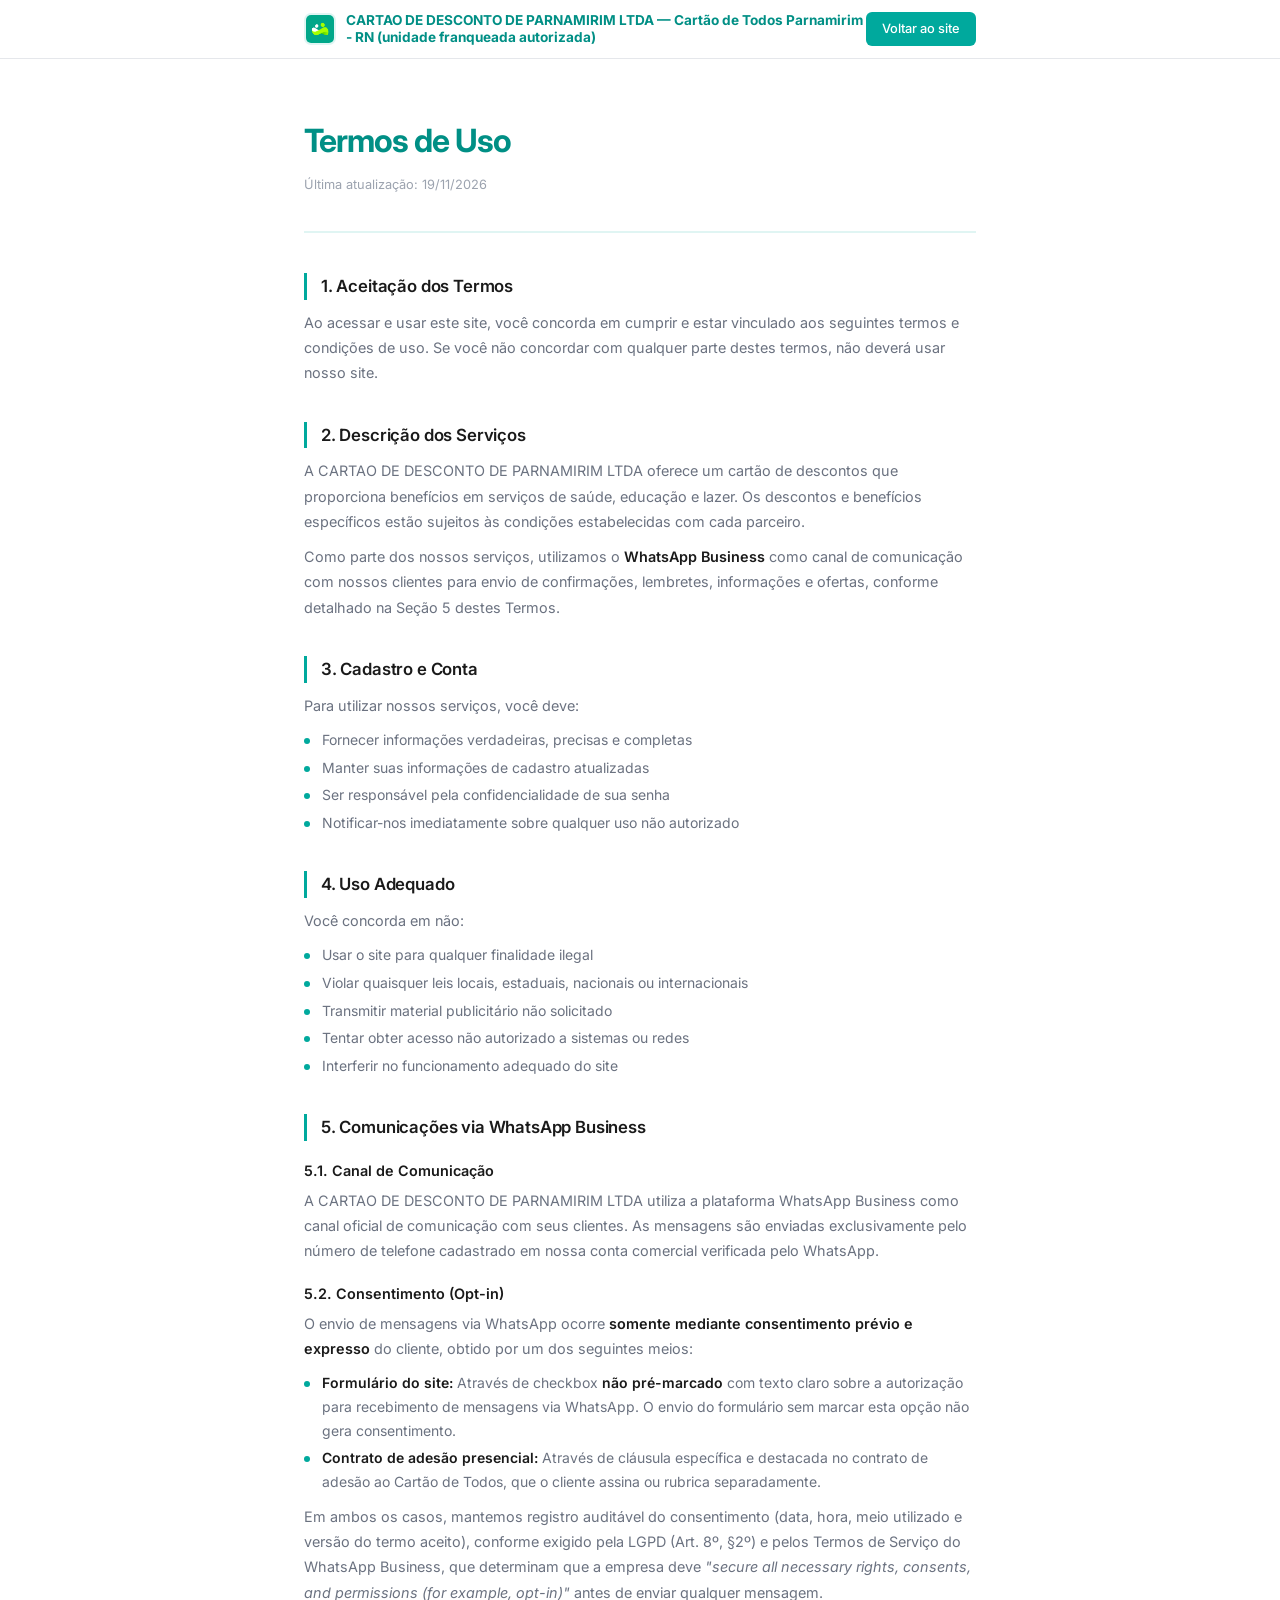
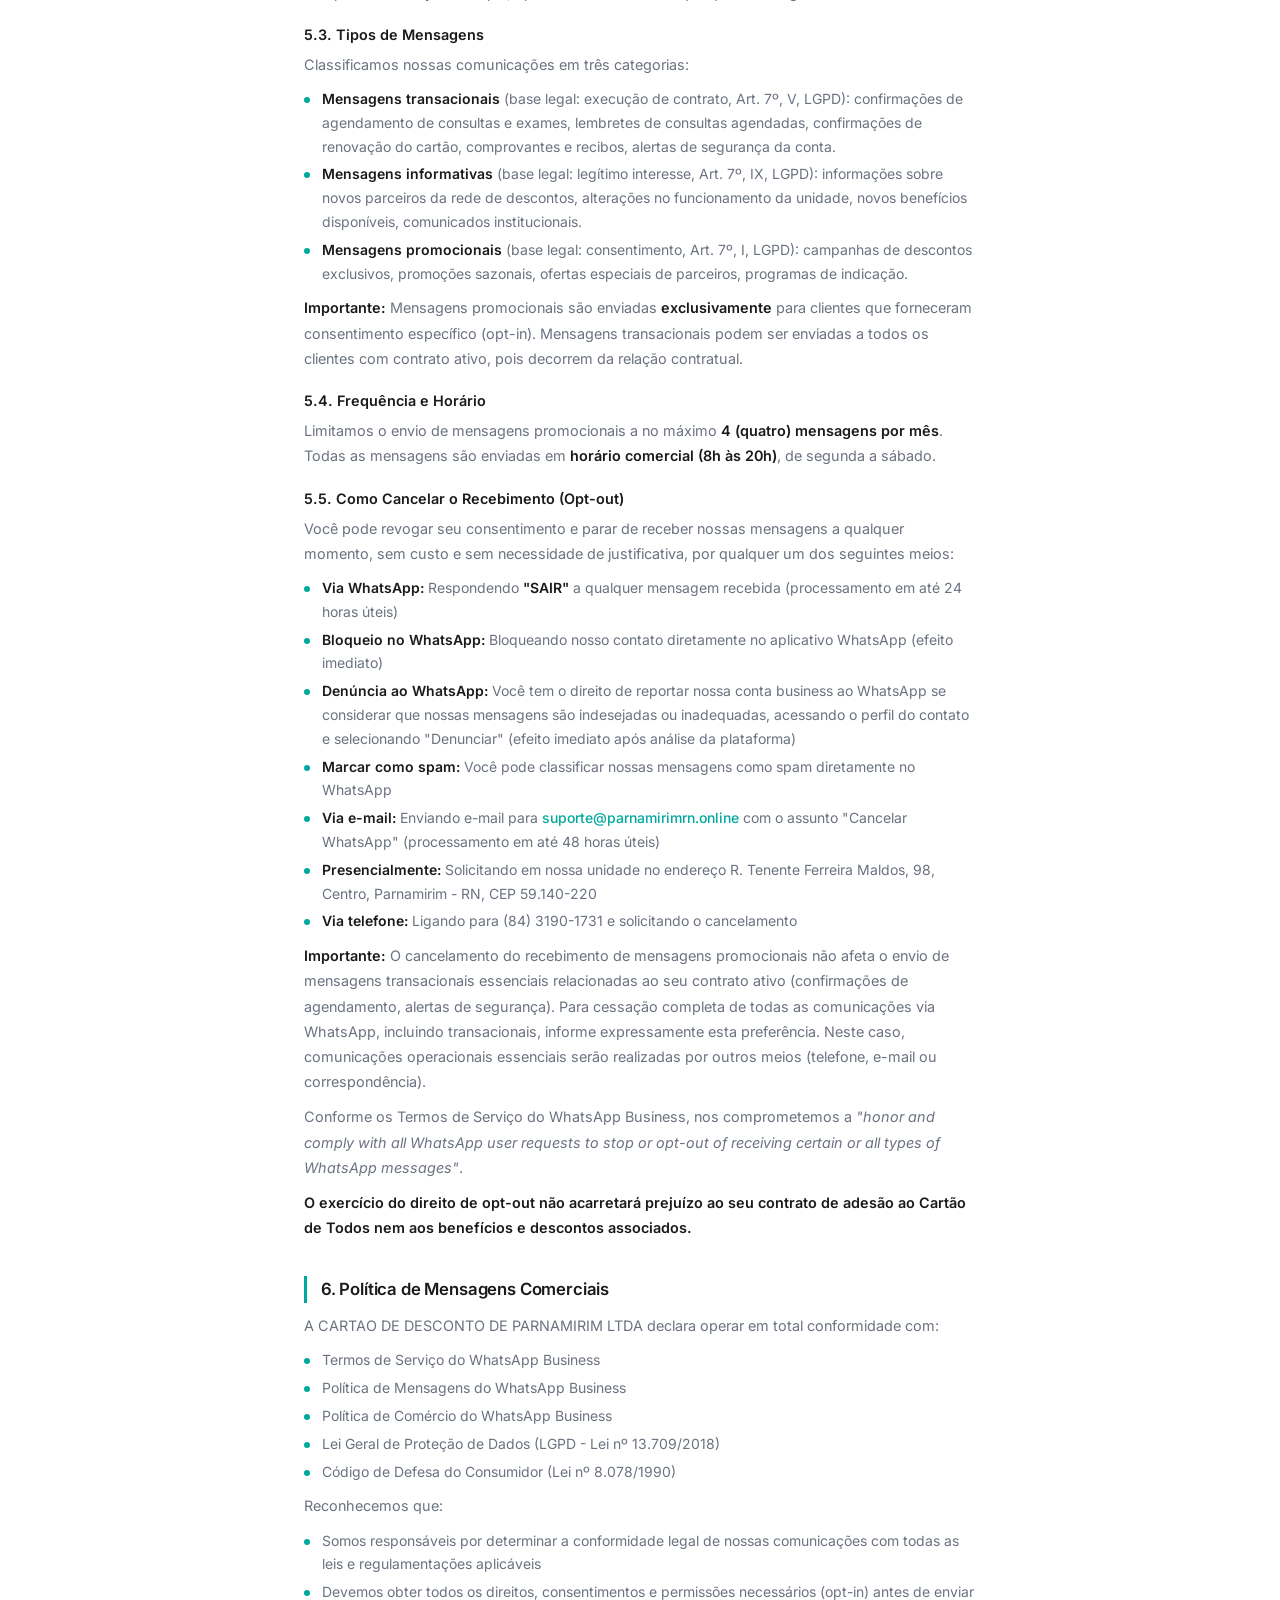
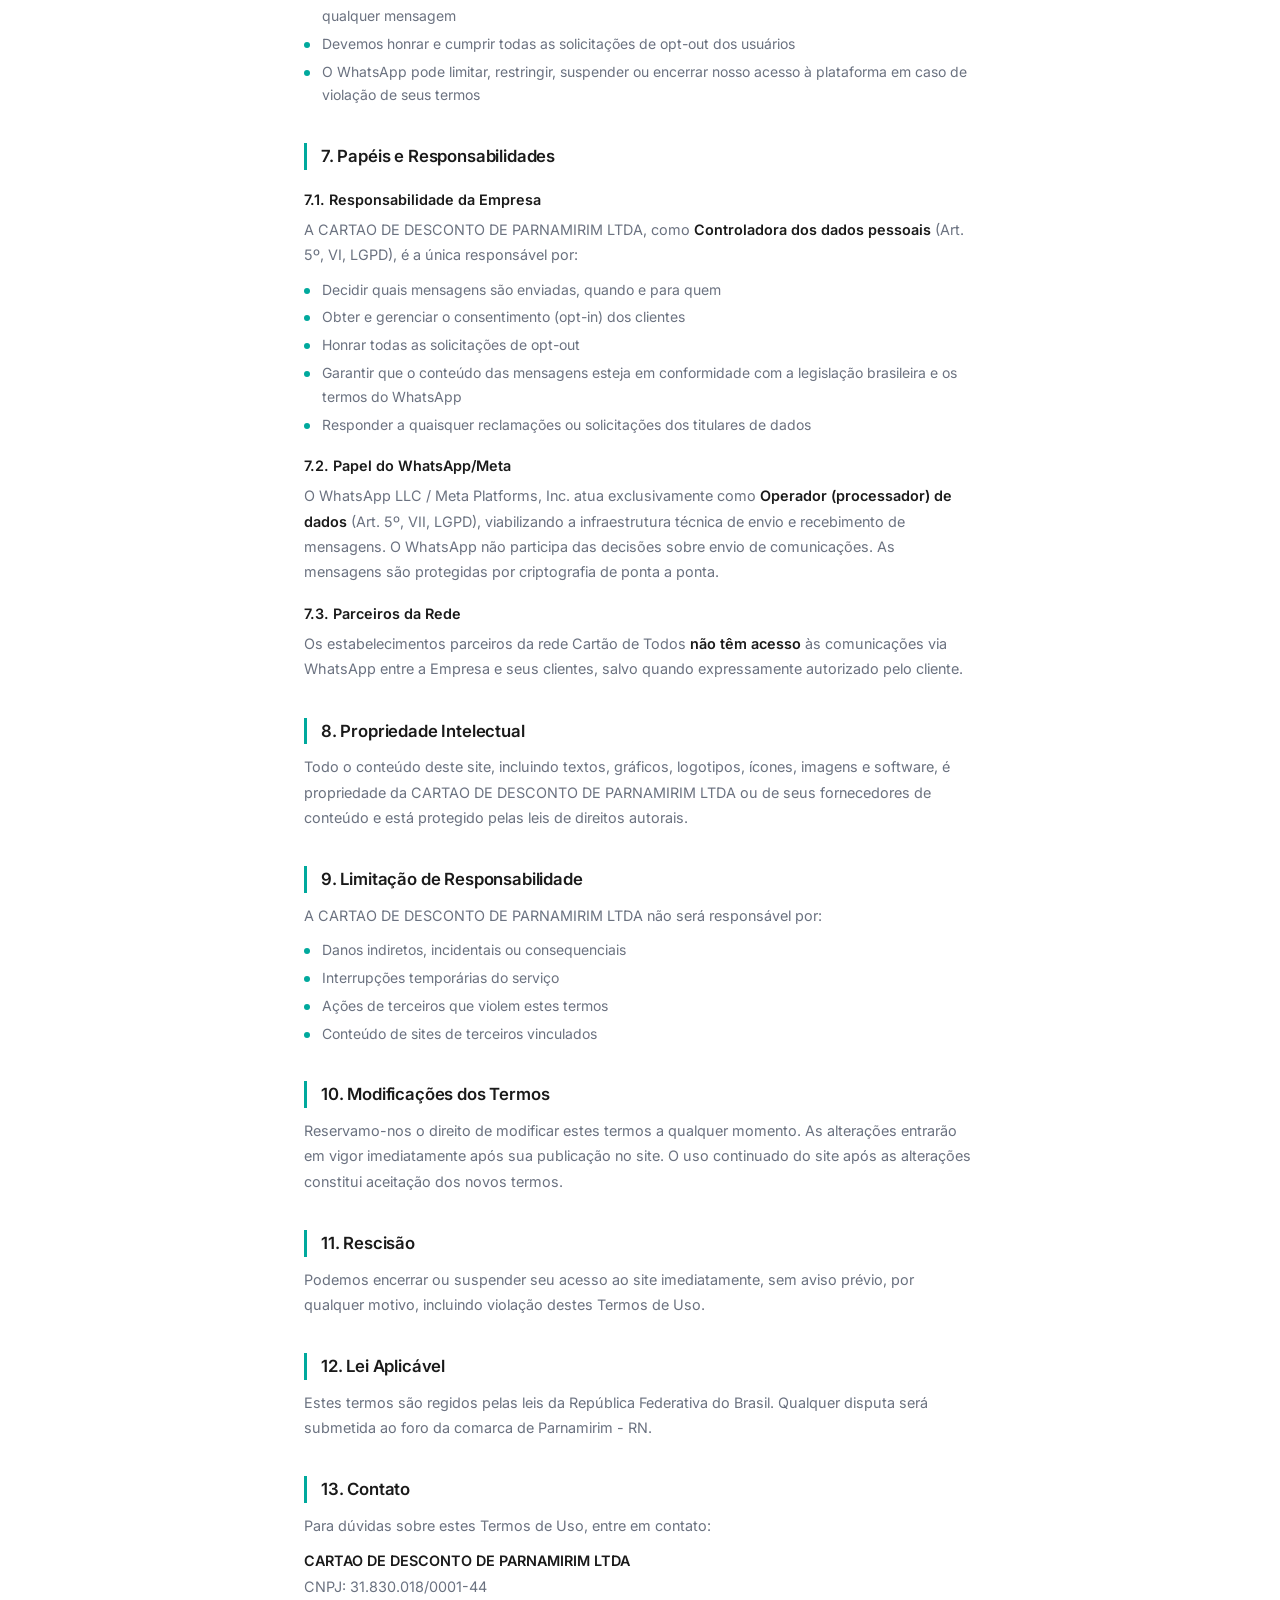
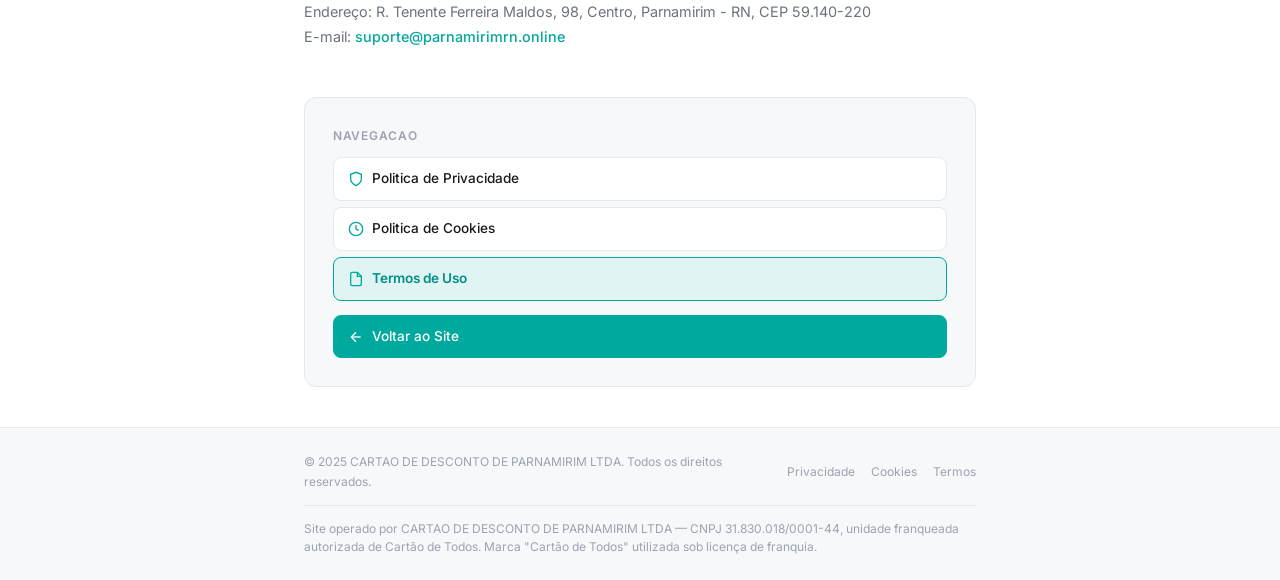
<file: termos-uso.html>
<!DOCTYPE html>
<html lang="pt-BR">
<head>
    <meta charset="UTF-8">
    <meta name="viewport" content="width=device-width, initial-scale=1.0">
    <title>Termos de Uso - CARTAO DE DESCONTO DE PARNAMIRIM LTDA</title>
    <link rel="icon" type="image/jpeg" href="logo.jpeg">
    <link rel="preconnect" href="https://fonts.googleapis.com">
    <link rel="preconnect" href="https://fonts.gstatic.com" crossorigin>
    <link href="https://fonts.googleapis.com/css2?family=Inter:wght@100..900&display=swap" rel="stylesheet">
    <link rel="stylesheet" href="legal.css">
</head>
<body>
    <nav class="legal-nav">
        <div class="legal-container">
            <a href="index.html" class="legal-logo">
                <img src="logo.jpeg" alt="Logo" class="legal-logo-img">
                <span>CARTAO DE DESCONTO DE PARNAMIRIM LTDA — Cartão de Todos Parnamirim - RN (unidade franqueada autorizada)</span>
            </a>
            <a href="index.html" class="legal-back">Voltar ao site</a>
        </div>
    </nav>

    <main class="legal-main">
        <div class="legal-container">
            <header class="legal-header">
                <h1>Termos de Uso</h1>
                <p class="legal-date">Última atualização: 19/11/2026</p>
            </header>

            <article class="legal-content">
                <section>
                    <h2>1. Aceitação dos Termos</h2>
                    <p>Ao acessar e usar este site, você concorda em cumprir e estar vinculado aos seguintes termos e condições de uso. Se você não concordar com qualquer parte destes termos, não deverá usar nosso site.</p>
                </section>

                <section>
                    <h2>2. Descrição dos Serviços</h2>
                    <p>A CARTAO DE DESCONTO DE PARNAMIRIM LTDA oferece um cartão de descontos que proporciona benefícios em serviços de saúde, educação e lazer. Os descontos e benefícios específicos estão sujeitos às condições estabelecidas com cada parceiro.</p>
                    <p>Como parte dos nossos serviços, utilizamos o <strong>WhatsApp Business</strong> como canal de comunicação com nossos clientes para envio de confirmações, lembretes, informações e ofertas, conforme detalhado na Seção 5 destes Termos.</p>
                </section>

                <section>
                    <h2>3. Cadastro e Conta</h2>
                    <p>Para utilizar nossos serviços, você deve:</p>
                    <ul>
                        <li>Fornecer informações verdadeiras, precisas e completas</li>
                        <li>Manter suas informações de cadastro atualizadas</li>
                        <li>Ser responsável pela confidencialidade de sua senha</li>
                        <li>Notificar-nos imediatamente sobre qualquer uso não autorizado</li>
                    </ul>
                </section>

                <section>
                    <h2>4. Uso Adequado</h2>
                    <p>Você concorda em não:</p>
                    <ul>
                        <li>Usar o site para qualquer finalidade ilegal</li>
                        <li>Violar quaisquer leis locais, estaduais, nacionais ou internacionais</li>
                        <li>Transmitir material publicitário não solicitado</li>
                        <li>Tentar obter acesso não autorizado a sistemas ou redes</li>
                        <li>Interferir no funcionamento adequado do site</li>
                    </ul>
                </section>

                <section>
                    <h2>5. Comunicações via WhatsApp Business</h2>

                    <h3>5.1. Canal de Comunicação</h3>
                    <p>A CARTAO DE DESCONTO DE PARNAMIRIM LTDA utiliza a plataforma WhatsApp Business como canal oficial de comunicação com seus clientes. As mensagens são enviadas exclusivamente pelo número de telefone cadastrado em nossa conta comercial verificada pelo WhatsApp.</p>

                    <h3>5.2. Consentimento (Opt-in)</h3>
                    <p>O envio de mensagens via WhatsApp ocorre <strong>somente mediante consentimento prévio e expresso</strong> do cliente, obtido por um dos seguintes meios:</p>
                    <ul>
                        <li><strong>Formulário do site:</strong> Através de checkbox <strong>não pré-marcado</strong> com texto claro sobre a autorização para recebimento de mensagens via WhatsApp. O envio do formulário sem marcar esta opção não gera consentimento.</li>
                        <li><strong>Contrato de adesão presencial:</strong> Através de cláusula específica e destacada no contrato de adesão ao Cartão de Todos, que o cliente assina ou rubrica separadamente.</li>
                    </ul>
                    <p>Em ambos os casos, mantemos registro auditável do consentimento (data, hora, meio utilizado e versão do termo aceito), conforme exigido pela LGPD (Art. 8º, §2º) e pelos Termos de Serviço do WhatsApp Business, que determinam que a empresa deve <em>"secure all necessary rights, consents, and permissions (for example, opt-in)"</em> antes de enviar qualquer mensagem.</p>

                    <h3>5.3. Tipos de Mensagens</h3>
                    <p>Classificamos nossas comunicações em três categorias:</p>
                    <ul>
                        <li><strong>Mensagens transacionais</strong> (base legal: execução de contrato, Art. 7º, V, LGPD): confirmações de agendamento de consultas e exames, lembretes de consultas agendadas, confirmações de renovação do cartão, comprovantes e recibos, alertas de segurança da conta.</li>
                        <li><strong>Mensagens informativas</strong> (base legal: legítimo interesse, Art. 7º, IX, LGPD): informações sobre novos parceiros da rede de descontos, alterações no funcionamento da unidade, novos benefícios disponíveis, comunicados institucionais.</li>
                        <li><strong>Mensagens promocionais</strong> (base legal: consentimento, Art. 7º, I, LGPD): campanhas de descontos exclusivos, promoções sazonais, ofertas especiais de parceiros, programas de indicação.</li>
                    </ul>
                    <p><strong>Importante:</strong> Mensagens promocionais são enviadas <strong>exclusivamente</strong> para clientes que forneceram consentimento específico (opt-in). Mensagens transacionais podem ser enviadas a todos os clientes com contrato ativo, pois decorrem da relação contratual.</p>

                    <h3>5.4. Frequência e Horário</h3>
                    <p>Limitamos o envio de mensagens promocionais a no máximo <strong>4 (quatro) mensagens por mês</strong>. Todas as mensagens são enviadas em <strong>horário comercial (8h às 20h)</strong>, de segunda a sábado.</p>

                    <h3>5.5. Como Cancelar o Recebimento (Opt-out)</h3>
                    <p>Você pode revogar seu consentimento e parar de receber nossas mensagens a qualquer momento, sem custo e sem necessidade de justificativa, por qualquer um dos seguintes meios:</p>
                    <ul>
                        <li><strong>Via WhatsApp:</strong> Respondendo <strong>"SAIR"</strong> a qualquer mensagem recebida (processamento em até 24 horas úteis)</li>
                        <li><strong>Bloqueio no WhatsApp:</strong> Bloqueando nosso contato diretamente no aplicativo WhatsApp (efeito imediato)</li>
                        <li><strong>Denúncia ao WhatsApp:</strong> Você tem o direito de reportar nossa conta business ao WhatsApp se considerar que nossas mensagens são indesejadas ou inadequadas, acessando o perfil do contato e selecionando "Denunciar" (efeito imediato após análise da plataforma)</li>
                        <li><strong>Marcar como spam:</strong> Você pode classificar nossas mensagens como spam diretamente no WhatsApp</li>
                        <li><strong>Via e-mail:</strong> Enviando e-mail para <a href="mailto:suporte@parnamirimrn.online">suporte@parnamirimrn.online</a> com o assunto "Cancelar WhatsApp" (processamento em até 48 horas úteis)</li>
                        <li><strong>Presencialmente:</strong> Solicitando em nossa unidade no endereço R. Tenente Ferreira Maldos, 98, Centro, Parnamirim - RN, CEP 59.140-220</li>
                        <li><strong>Via telefone:</strong> Ligando para (84) 3190-1731 e solicitando o cancelamento</li>
                    </ul>
                    <p><strong>Importante:</strong> O cancelamento do recebimento de mensagens promocionais não afeta o envio de mensagens transacionais essenciais relacionadas ao seu contrato ativo (confirmações de agendamento, alertas de segurança). Para cessação completa de todas as comunicações via WhatsApp, incluindo transacionais, informe expressamente esta preferência. Neste caso, comunicações operacionais essenciais serão realizadas por outros meios (telefone, e-mail ou correspondência).</p>
                    <p>Conforme os Termos de Serviço do WhatsApp Business, nos comprometemos a <em>"honor and comply with all WhatsApp user requests to stop or opt-out of receiving certain or all types of WhatsApp messages"</em>.</p>
                    <p><strong>O exercício do direito de opt-out não acarretará prejuízo ao seu contrato de adesão ao Cartão de Todos nem aos benefícios e descontos associados.</strong></p>
                </section>

                <section>
                    <h2>6. Política de Mensagens Comerciais</h2>
                    <p>A CARTAO DE DESCONTO DE PARNAMIRIM LTDA declara operar em total conformidade com:</p>
                    <ul>
                        <li>Termos de Serviço do WhatsApp Business</li>
                        <li>Política de Mensagens do WhatsApp Business</li>
                        <li>Política de Comércio do WhatsApp Business</li>
                        <li>Lei Geral de Proteção de Dados (LGPD - Lei nº 13.709/2018)</li>
                        <li>Código de Defesa do Consumidor (Lei nº 8.078/1990)</li>
                    </ul>
                    <p>Reconhecemos que:</p>
                    <ul>
                        <li>Somos responsáveis por determinar a conformidade legal de nossas comunicações com todas as leis e regulamentações aplicáveis</li>
                        <li>Devemos obter todos os direitos, consentimentos e permissões necessários (opt-in) antes de enviar qualquer mensagem</li>
                        <li>Devemos honrar e cumprir todas as solicitações de opt-out dos usuários</li>
                        <li>O WhatsApp pode limitar, restringir, suspender ou encerrar nosso acesso à plataforma em caso de violação de seus termos</li>
                    </ul>
                </section>

                <section>
                    <h2>7. Papéis e Responsabilidades</h2>

                    <h3>7.1. Responsabilidade da Empresa</h3>
                    <p>A CARTAO DE DESCONTO DE PARNAMIRIM LTDA, como <strong>Controladora dos dados pessoais</strong> (Art. 5º, VI, LGPD), é a única responsável por:</p>
                    <ul>
                        <li>Decidir quais mensagens são enviadas, quando e para quem</li>
                        <li>Obter e gerenciar o consentimento (opt-in) dos clientes</li>
                        <li>Honrar todas as solicitações de opt-out</li>
                        <li>Garantir que o conteúdo das mensagens esteja em conformidade com a legislação brasileira e os termos do WhatsApp</li>
                        <li>Responder a quaisquer reclamações ou solicitações dos titulares de dados</li>
                    </ul>

                    <h3>7.2. Papel do WhatsApp/Meta</h3>
                    <p>O WhatsApp LLC / Meta Platforms, Inc. atua exclusivamente como <strong>Operador (processador) de dados</strong> (Art. 5º, VII, LGPD), viabilizando a infraestrutura técnica de envio e recebimento de mensagens. O WhatsApp não participa das decisões sobre envio de comunicações. As mensagens são protegidas por criptografia de ponta a ponta.</p>

                    <h3>7.3. Parceiros da Rede</h3>
                    <p>Os estabelecimentos parceiros da rede Cartão de Todos <strong>não têm acesso</strong> às comunicações via WhatsApp entre a Empresa e seus clientes, salvo quando expressamente autorizado pelo cliente.</p>
                </section>

                <section>
                    <h2>8. Propriedade Intelectual</h2>
                    <p>Todo o conteúdo deste site, incluindo textos, gráficos, logotipos, ícones, imagens e software, é propriedade da CARTAO DE DESCONTO DE PARNAMIRIM LTDA ou de seus fornecedores de conteúdo e está protegido pelas leis de direitos autorais.</p>
                </section>

                <section>
                    <h2>9. Limitação de Responsabilidade</h2>
                    <p>A CARTAO DE DESCONTO DE PARNAMIRIM LTDA não será responsável por:</p>
                    <ul>
                        <li>Danos indiretos, incidentais ou consequenciais</li>
                        <li>Interrupções temporárias do serviço</li>
                        <li>Ações de terceiros que violem estes termos</li>
                        <li>Conteúdo de sites de terceiros vinculados</li>
                    </ul>
                </section>

                <section>
                    <h2>10. Modificações dos Termos</h2>
                    <p>Reservamo-nos o direito de modificar estes termos a qualquer momento. As alterações entrarão em vigor imediatamente após sua publicação no site. O uso continuado do site após as alterações constitui aceitação dos novos termos.</p>
                </section>

                <section>
                    <h2>11. Rescisão</h2>
                    <p>Podemos encerrar ou suspender seu acesso ao site imediatamente, sem aviso prévio, por qualquer motivo, incluindo violação destes Termos de Uso.</p>
                </section>

                <section>
                    <h2>12. Lei Aplicável</h2>
                    <p>Estes termos são regidos pelas leis da República Federativa do Brasil. Qualquer disputa será submetida ao foro da comarca de Parnamirim - RN.</p>
                </section>

                <section>
                    <h2>13. Contato</h2>
                    <p>Para dúvidas sobre estes Termos de Uso, entre em contato:</p>
                    <p>
                        <strong>CARTAO DE DESCONTO DE PARNAMIRIM LTDA</strong><br>
                        CNPJ: 31.830.018/0001-44<br>
                        Endereço: R. Tenente Ferreira Maldos, 98, Centro, Parnamirim - RN, CEP 59.140-220<br>
                        E-mail: <a href="mailto:suporte@parnamirimrn.online">suporte@parnamirimrn.online</a>
                    </p>
                </section>
            </article>

            <nav class="legal-page-nav">
                <h4>Navegacao</h4>
                <div class="legal-page-nav-links">
                    <a href="politica-privacidade.html"><svg width="16" height="16" viewBox="0 0 24 24" fill="none" stroke="currentColor" stroke-width="2"><path d="M12 22s8-4 8-10V5l-8-3-8 3v7c0 6 8 10 8 10z"></path></svg> Politica de Privacidade</a>
                    <a href="politica-cookies.html"><svg width="16" height="16" viewBox="0 0 24 24" fill="none" stroke="currentColor" stroke-width="2"><circle cx="12" cy="12" r="10"></circle><path d="M12 6v6l4 2"></path></svg> Politica de Cookies</a>
                    <a href="termos-uso.html" class="active"><svg width="16" height="16" viewBox="0 0 24 24" fill="none" stroke="currentColor" stroke-width="2"><path d="M14 2H6a2 2 0 0 0-2 2v16a2 2 0 0 0 2 2h12a2 2 0 0 0 2-2V8z"></path><polyline points="14 2 14 8 20 8"></polyline></svg> Termos de Uso</a>
                    <a href="index.html" class="nav-home"><svg width="16" height="16" viewBox="0 0 24 24" fill="none" stroke="currentColor" stroke-width="2"><line x1="19" y1="12" x2="5" y2="12"></line><polyline points="12 19 5 12 12 5"></polyline></svg> Voltar ao Site</a>
                </div>
            </nav>
        </div>
    </main>

    <footer class="legal-footer">
        <div class="legal-container">
            <p>&copy; 2025 CARTAO DE DESCONTO DE PARNAMIRIM LTDA. Todos os direitos reservados.</p>
            <div class="legal-footer-links">
                <a href="politica-privacidade.html">Privacidade</a>
                <a href="politica-cookies.html">Cookies</a>
                <a href="termos-uso.html">Termos</a>
            </div>
        </div>
        <div class="legal-container">
            <p class="legal-disclosure">Site operado por CARTAO DE DESCONTO DE PARNAMIRIM LTDA — CNPJ 31.830.018/0001-44, unidade franqueada autorizada de Cartão de Todos. Marca "Cartão de Todos" utilizada sob licença de franquia.</p>
        </div>
    </footer>
</body>
</html>
</file>
<file: legal.css>
*, *::before, *::after { box-sizing: border-box; margin: 0; padding: 0; }

:root {
    --primary: #00A99D;
    --primary-dark: #008F85;
    --primary-light: #e0f5f3;
    --secondary: #A4D929;
    --bg: #ffffff;
    --bg-section: #f7f8fa;
    --text: #1a1a1a;
    --text-muted: #6b7280;
    --text-light: #9ca3af;
    --border: #e5e7eb;
    --font: 'Inter', -apple-system, BlinkMacSystemFont, sans-serif;
}

html { scroll-behavior: smooth; }

body {
    font-family: var(--font);
    background: var(--bg);
    color: var(--text);
    line-height: 1.6;
    -webkit-font-smoothing: antialiased;
}

.legal-container {
    max-width: 720px;
    margin: 0 auto;
    padding: 0 24px;
}

/* ========== Nav ========== */
.legal-nav {
    position: sticky;
    top: 0;
    z-index: 100;
    background: rgba(255,255,255,0.9);
    backdrop-filter: blur(16px);
    -webkit-backdrop-filter: blur(16px);
    border-bottom: 1px solid var(--border);
    padding: 12px 0;
}

.legal-nav .legal-container {
    display: flex;
    align-items: center;
    justify-content: space-between;
}

.legal-logo {
    display: flex;
    align-items: center;
    gap: 10px;
    text-decoration: none;
    color: var(--primary-dark);
    font-size: 0.85rem;
    font-weight: 700;
    min-width: 0;
    line-height: 1.25;
    overflow-wrap: anywhere;
}

.legal-back { flex-shrink: 0; }

/* Disclosure de franquia no rodape das paginas legais */
.legal-disclosure {
    margin-top: 14px;
    padding-top: 14px;
    border-top: 1px solid var(--border);
    line-height: 1.5;
}

.legal-logo-img {
    width: 32px;
    height: 32px;
    border-radius: 7px;
    object-fit: cover;
    border: 2px solid var(--primary-light);
}

.legal-back {
    font-size: 0.8rem;
    color: #fff;
    text-decoration: none;
    padding: 7px 16px;
    background: var(--primary);
    border-radius: 6px;
    font-weight: 500;
    transition: all 0.15s ease;
}

.legal-back:hover {
    background: var(--primary-dark);
}

/* ========== Header ========== */
.legal-header {
    padding: 56px 0 36px;
    border-bottom: 2px solid var(--primary-light);
    margin-bottom: 40px;
}

.legal-header h1 {
    font-size: clamp(1.5rem, 3vw, 2rem);
    font-weight: 700;
    letter-spacing: -0.03em;
    color: var(--primary-dark);
    margin-bottom: 8px;
}

.legal-date {
    font-size: 0.8rem;
    color: var(--text-light);
}

/* ========== Content ========== */
.legal-content section {
    margin-bottom: 36px;
}

.legal-content h2 {
    font-size: 1.05rem;
    font-weight: 600;
    color: var(--text);
    margin-bottom: 10px;
    letter-spacing: -0.01em;
    padding-left: 14px;
    border-left: 3px solid var(--primary);
}

.legal-content h3 {
    font-size: 0.9rem;
    font-weight: 600;
    color: var(--text);
    margin-top: 18px;
    margin-bottom: 6px;
}

.legal-content p {
    font-size: 0.9rem;
    color: var(--text-muted);
    line-height: 1.75;
    margin-bottom: 10px;
}

.legal-content p:last-child { margin-bottom: 0; }

.legal-content ul {
    list-style: none;
    padding: 0;
    margin: 10px 0;
}

.legal-content ul li {
    position: relative;
    padding-left: 18px;
    font-size: 0.875rem;
    color: var(--text-muted);
    line-height: 1.7;
    margin-bottom: 4px;
}

.legal-content ul li::before {
    content: '';
    position: absolute;
    left: 0;
    top: 10px;
    width: 6px;
    height: 6px;
    border-radius: 50%;
    background: var(--primary);
}

.legal-content a {
    color: var(--primary);
    text-decoration: none;
    font-weight: 500;
}

.legal-content a:hover { text-decoration: underline; }

.legal-content strong { color: var(--text); font-weight: 600; }

/* ========== Page Navigation ========== */
.legal-page-nav {
    margin-top: 48px;
    padding: 28px;
    background: var(--bg-section);
    border: 1px solid var(--border);
    border-radius: 12px;
}

.legal-page-nav h4 {
    font-size: 0.75rem;
    font-weight: 600;
    text-transform: uppercase;
    letter-spacing: 0.06em;
    color: var(--text-light);
    margin-bottom: 12px;
}

.legal-page-nav-links {
    display: flex;
    flex-direction: column;
    gap: 6px;
}

.legal-page-nav-links a {
    display: flex;
    align-items: center;
    gap: 8px;
    padding: 10px 14px;
    background: var(--bg);
    border: 1px solid var(--border);
    border-radius: 8px;
    text-decoration: none;
    color: var(--text);
    font-size: 0.85rem;
    font-weight: 500;
    transition: all 0.15s ease;
}

.legal-page-nav-links a:hover {
    border-color: var(--primary);
    background: var(--primary-light);
    color: var(--primary-dark);
}

.legal-page-nav-links a.active {
    border-color: var(--primary);
    background: var(--primary-light);
    color: var(--primary-dark);
    font-weight: 600;
    pointer-events: none;
}

.legal-page-nav-links a svg {
    color: var(--primary);
    flex-shrink: 0;
}

.legal-page-nav-links .nav-home {
    margin-top: 8px;
    background: var(--primary);
    color: #fff;
    border-color: var(--primary);
}

.legal-page-nav-links .nav-home:hover {
    background: var(--primary-dark);
    border-color: var(--primary-dark);
    color: #fff;
}

.legal-page-nav-links .nav-home svg {
    color: #fff;
}

/* ========== Footer ========== */
.legal-footer {
    margin-top: 40px;
    padding: 24px 0;
    border-top: 1px solid var(--border);
    background: var(--bg-section);
}

.legal-footer .legal-container {
    display: flex;
    align-items: center;
    justify-content: space-between;
}

.legal-footer p { font-size: 0.75rem; color: var(--text-light); }

.legal-footer-links { display: flex; gap: 16px; }

.legal-footer-links a {
    font-size: 0.75rem;
    color: var(--text-light);
    text-decoration: none;
    transition: color 0.15s;
}

.legal-footer-links a:hover { color: var(--primary); }

/* ========== Responsive ========== */
@media (max-width: 640px) {
    .legal-logo { font-size: 0.7rem; }
    .legal-logo-img { width: 28px; height: 28px; }
    .legal-header { padding: 40px 0 28px; margin-bottom: 28px; }
    .legal-content section { margin-bottom: 28px; }
    .legal-footer .legal-container { flex-direction: column; gap: 10px; text-align: center; }
    .legal-page-nav-links { gap: 4px; }
}
</file>
